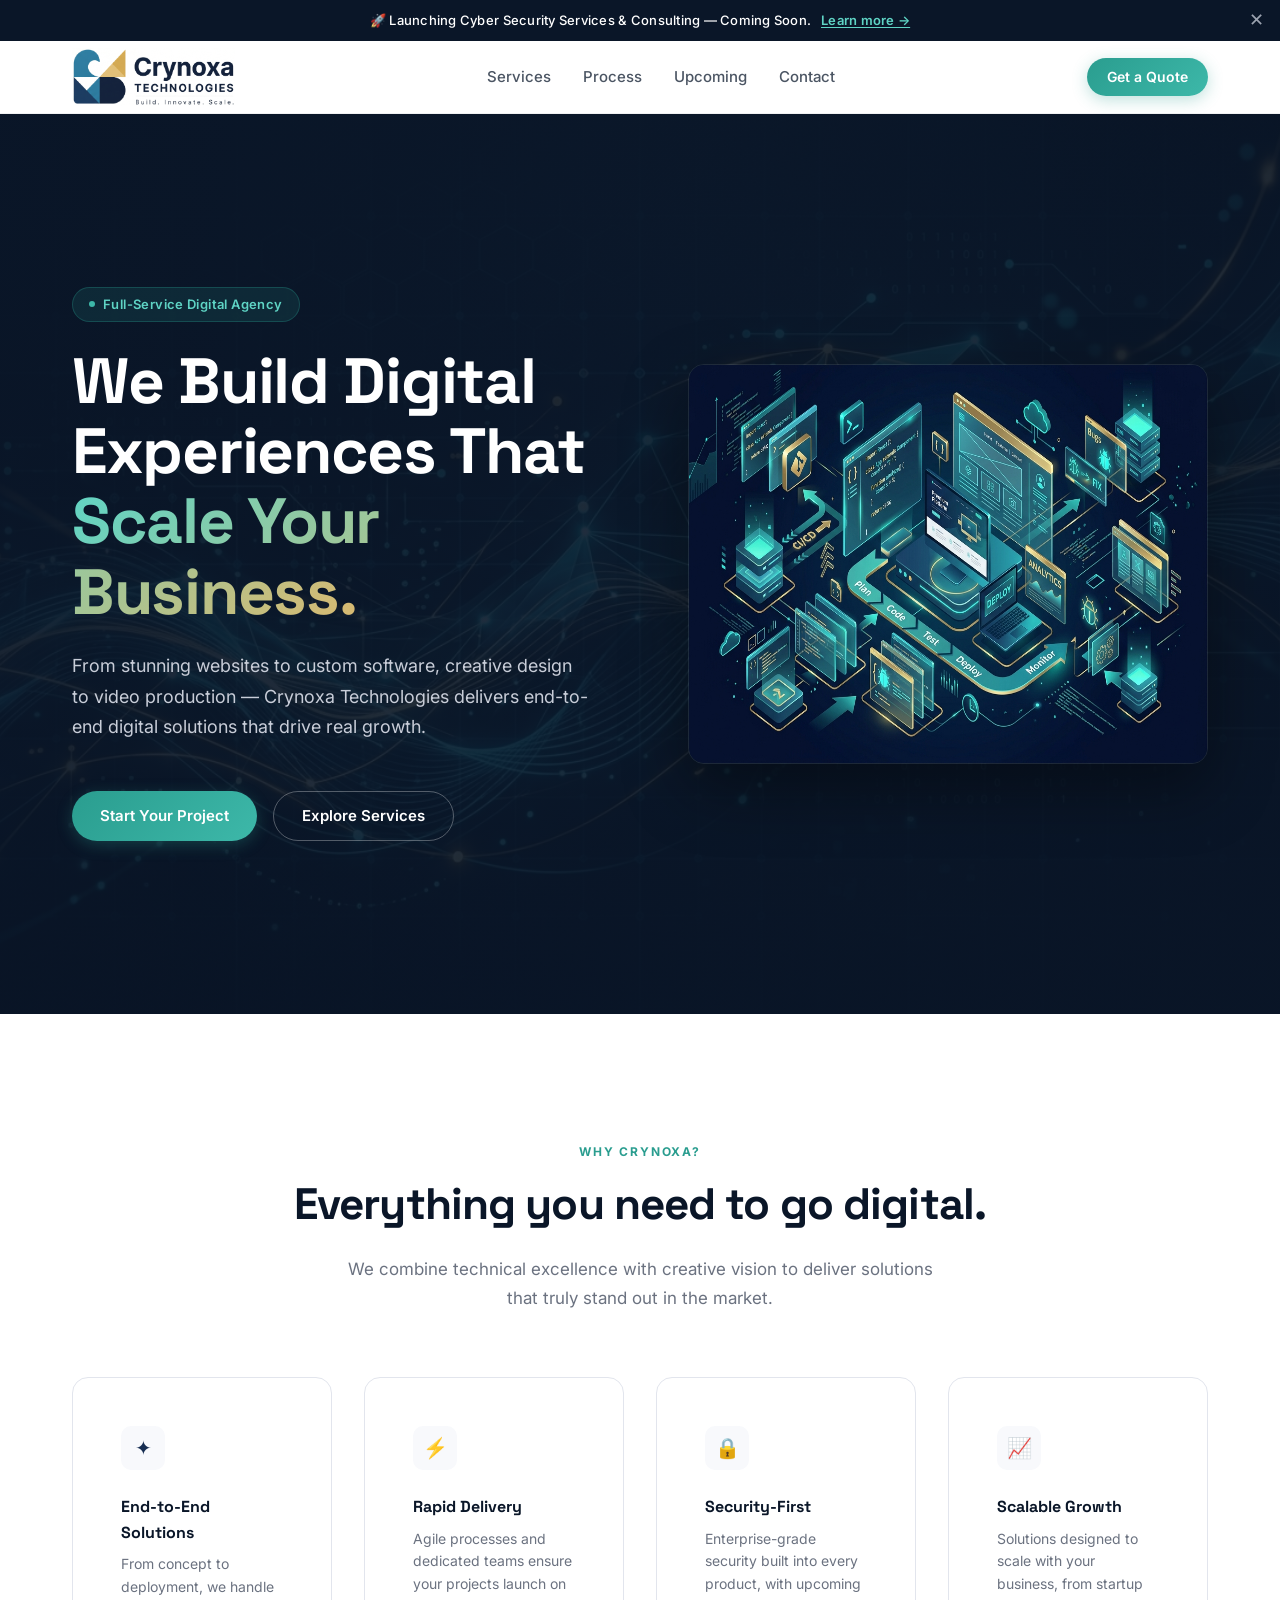
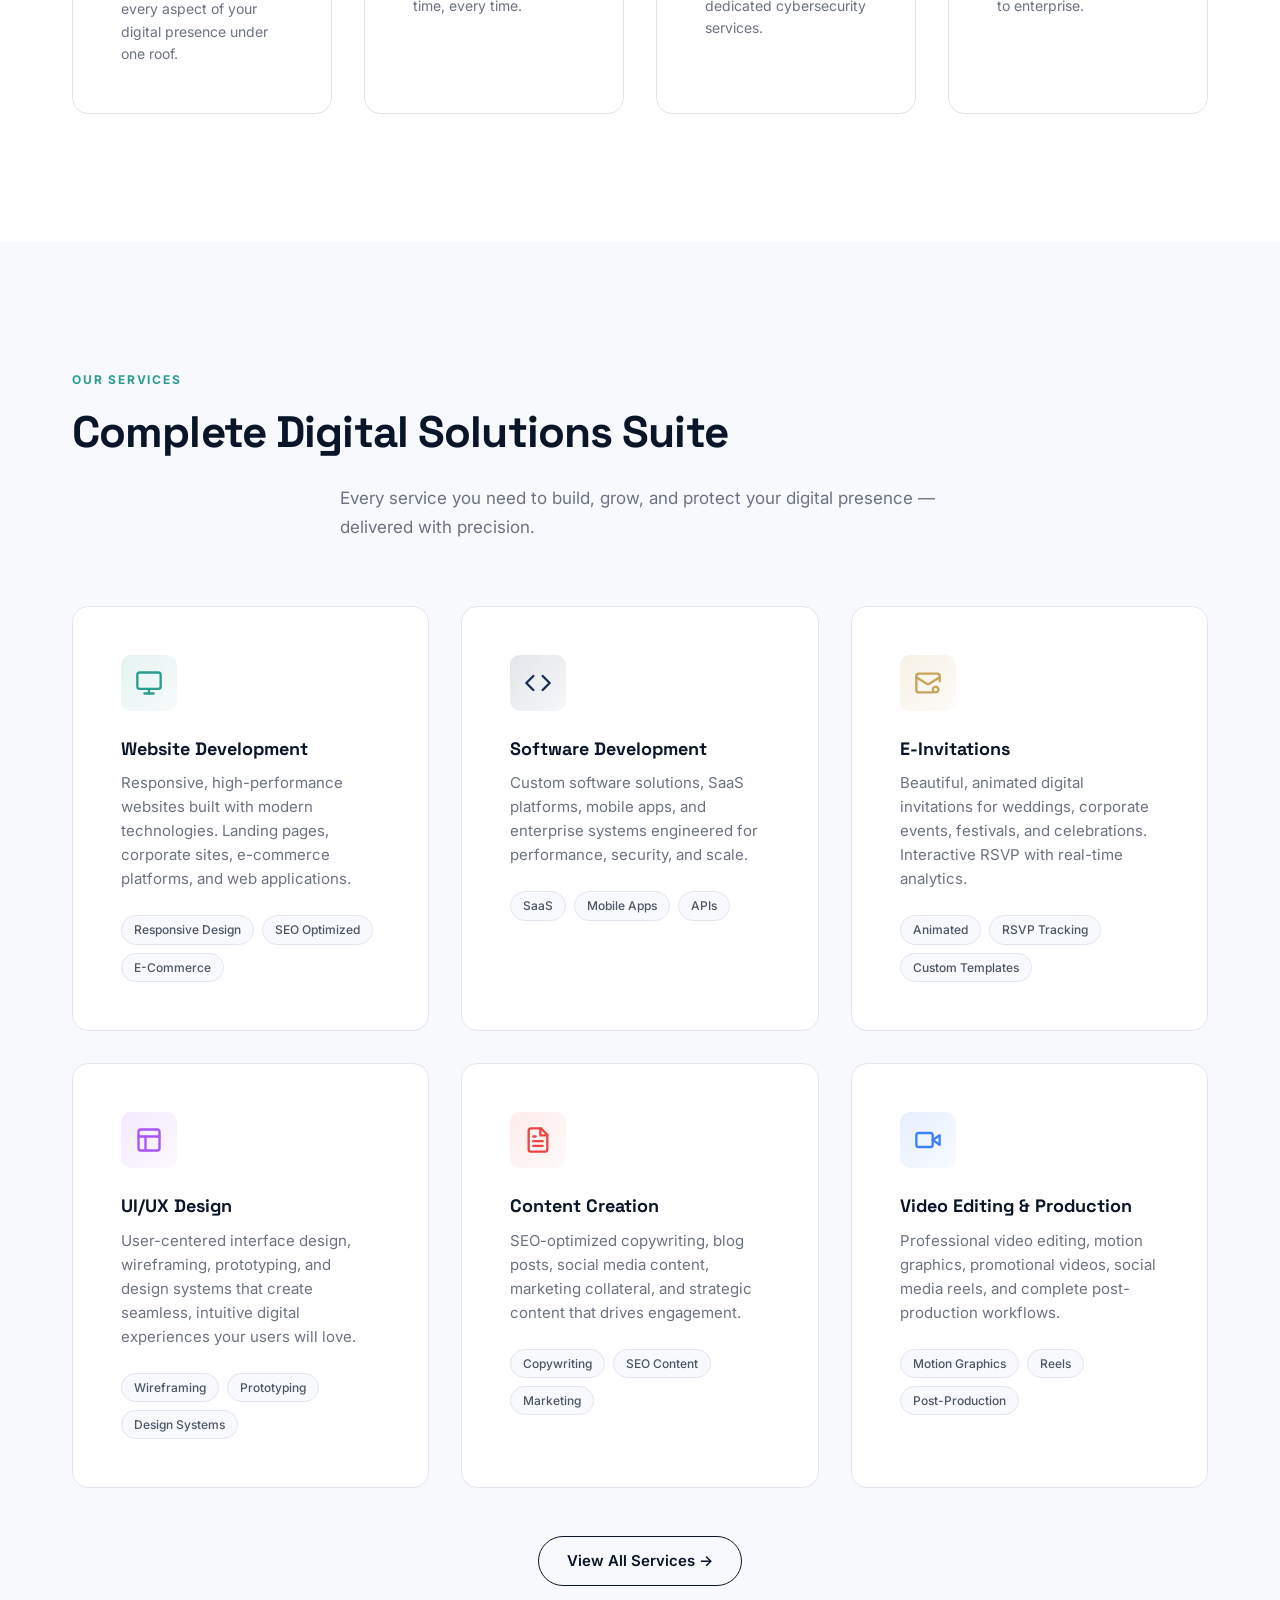
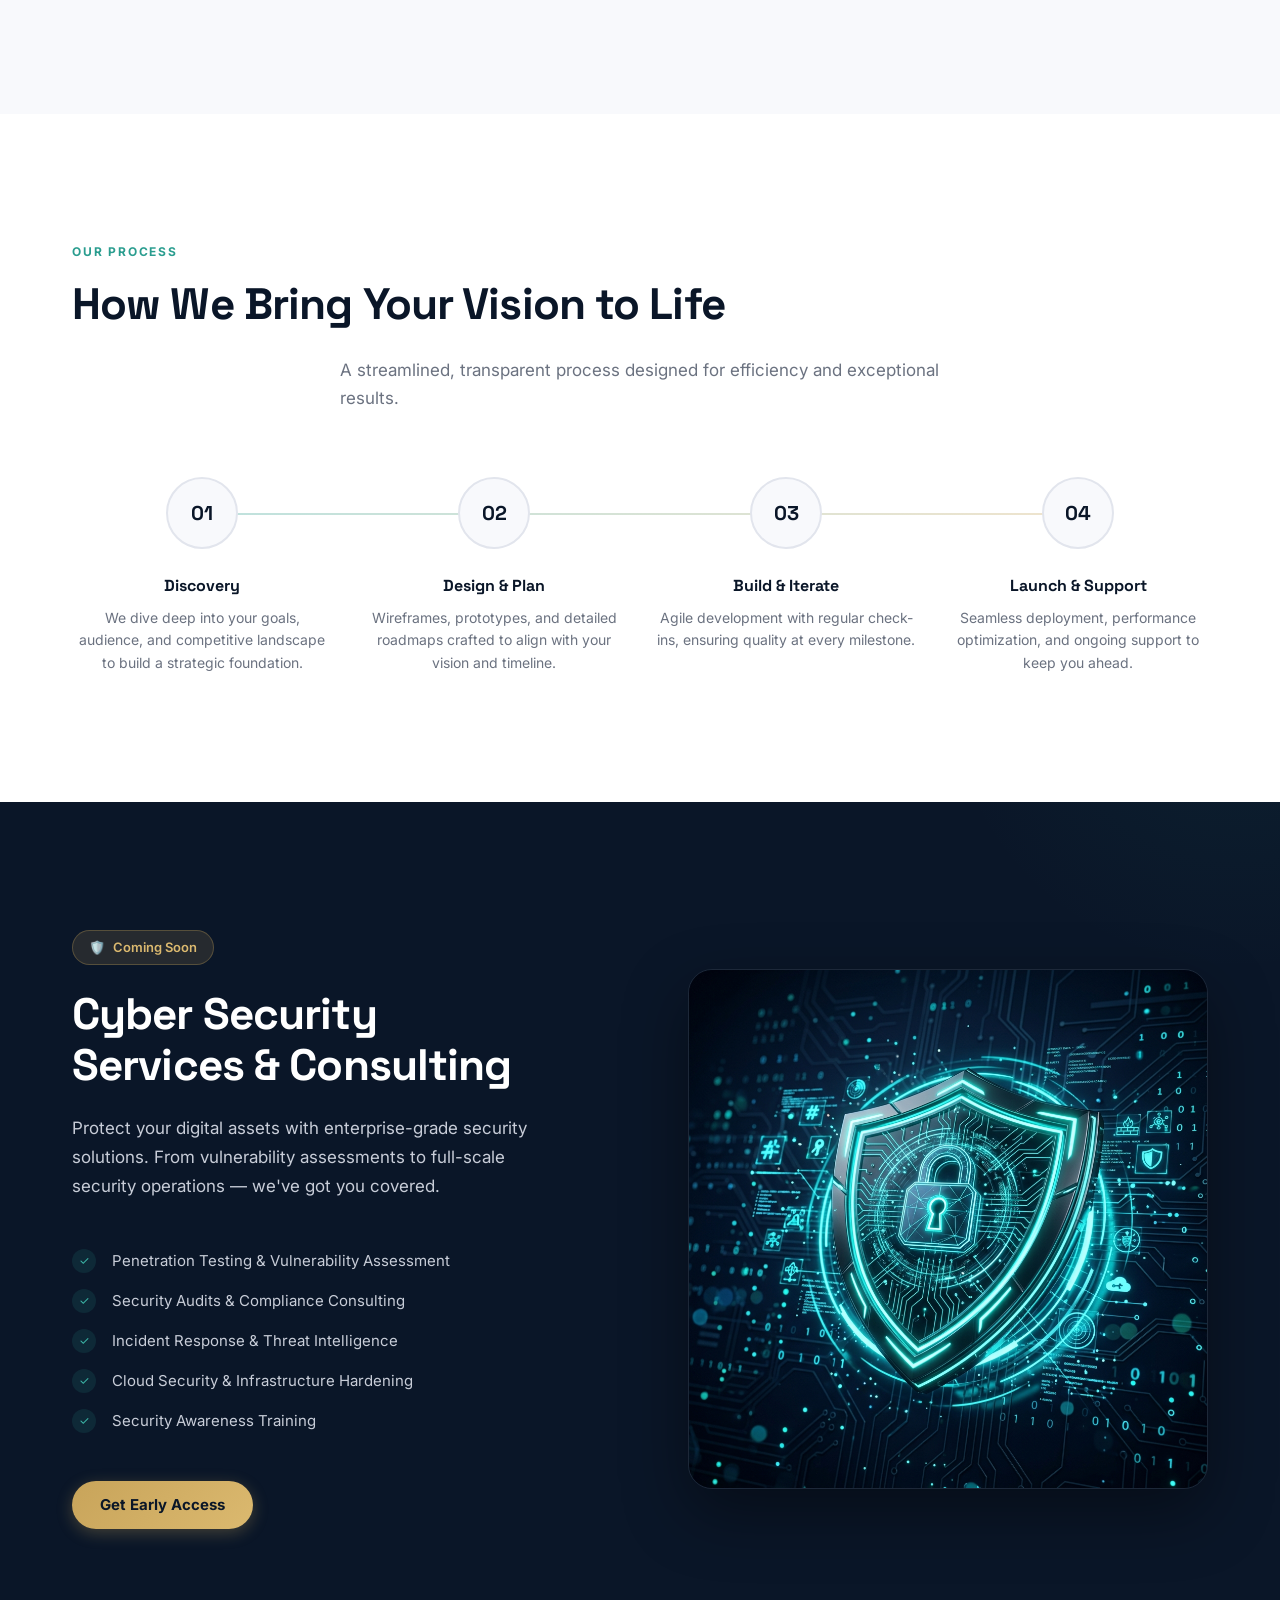
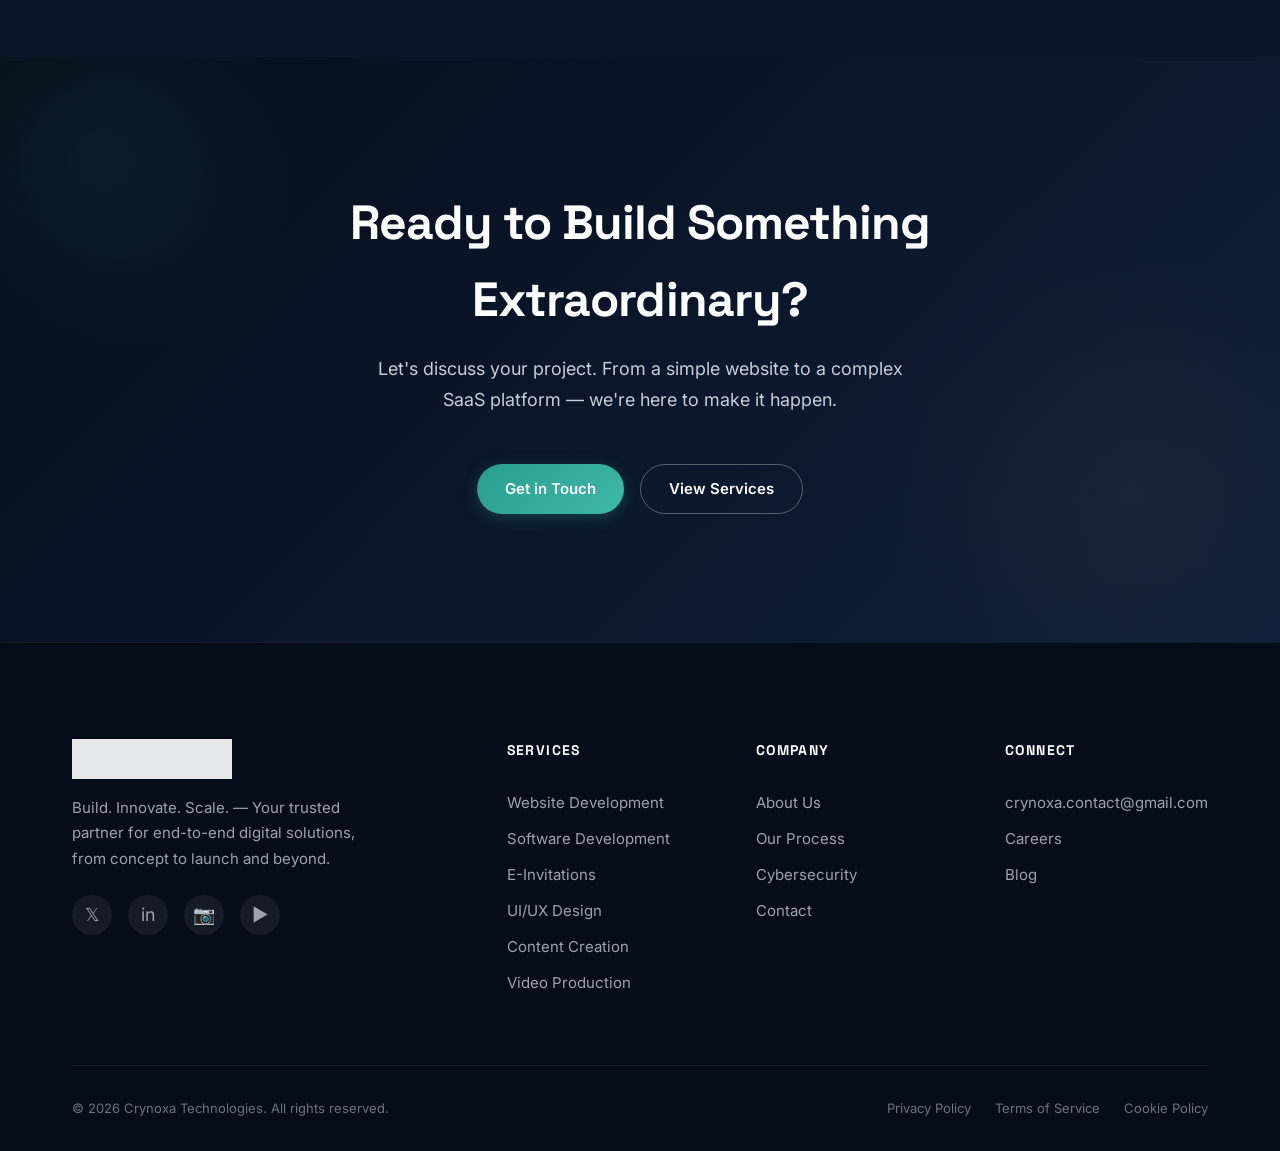
<file: index.html>
<!DOCTYPE html>
<html lang="en">
<head>
  <meta charset="UTF-8">
  <meta name="viewport" content="width=device-width, initial-scale=1.0">
  <title>Crynoxa Technologies — Build. Innovate. Scale.</title>
  <meta name="description" content="Crynoxa Technologies is a full-service digital agency building world-class websites, custom software, e-invitations, creative design, content creation, video production, and upcoming cybersecurity services.">
  <meta name="keywords" content="Crynoxa Technologies, web development, software development, e-invitations, design, content creation, video editing, cybersecurity, SaaS">
  <meta name="author" content="Crynoxa Technologies">
  <meta property="og:title" content="Crynoxa Technologies — Build. Innovate. Scale.">
  <meta property="og:description" content="Full-service digital agency delivering premium websites, custom software, creative design, and emerging cybersecurity solutions.">
  <meta property="og:type" content="website">
  <link rel="stylesheet" href="styles.css">
  <link rel="icon" type="image/png" href="logo.png">
</head>
<body>

  <!-- ====== ANNOUNCEMENT BAR ====== -->
  <div class="announcement-bar" id="announcement-bar">
    <span>🚀 Launching Cyber Security Services & Consulting — Coming Soon.</span>
    <a href="#upcoming">Learn more →</a>
    <button class="close-btn" aria-label="Close announcement" id="close-announcement">✕</button>
  </div>

  <!-- ====== NAVBAR ====== -->
  <nav class="navbar" id="navbar">
    <div class="container">
      <a href="#" class="navbar-logo" aria-label="Crynoxa Technologies Home">
        <img src="test_cropped_logo.png" alt="Crynoxa Technologies Logo" width="160" height="40">
      </a>

      <div class="navbar-nav" id="navbar-nav">
        <a href="services.html">Services</a>
        <a href="#how-it-works">Process</a>
        <a href="#upcoming">Upcoming</a>
        <a href="#contact">Contact</a>
      </div>

      <div class="navbar-actions" id="navbar-actions">
        <a href="#contact" class="btn btn-primary">Get a Quote</a>
      </div>

      <button class="mobile-toggle" id="mobile-toggle" aria-label="Toggle navigation menu">
        <span></span>
        <span></span>
        <span></span>
      </button>
    </div>
  </nav>

  <!-- ====== HERO ====== -->
  <section class="hero" id="hero">
    <div class="hero-bg">
      <img src="assets/images/hero-bg.jpg" alt="" aria-hidden="true" width="1792" height="1024" loading="eager" fetchpriority="high">
    </div>
    <div class="container">
      <div class="hero-content hero-content--centered">
        <div class="hero-badge">
          <span class="dot"></span>
          Full-Service Digital Agency
        </div>
        <h1>
          We Build Digital<br>
          Experiences That<br>
          <span class="gradient-text">Scale Your Business.</span>
        </h1>
        <p class="hero-description">
          From stunning websites to custom software, creative design to video production — Crynoxa Technologies delivers end-to-end digital solutions that drive real growth.
        </p>
        <div class="hero-cta">
          <a href="#contact" class="btn btn-primary">Start Your Project</a>
          <a href="#services" class="btn btn-secondary">Explore Services</a>
        </div>
      </div>

      <div class="hero-visual">
        <div class="hero-illustration">
          <img src="assets/images/services-collage.jpg" alt="Digital solutions by Crynoxa Technologies" width="600" height="400" loading="eager" style="border-radius: 16px; box-shadow: 0 24px 64px rgba(0,0,0,0.4); border: 1px solid rgba(255,255,255,0.08);">
        </div>
      </div>
    </div>
  </section>

  <!-- ====== FEATURE HIGHLIGHTS (Glean-style 4-column row) ====== -->
  <section class="features-row reveal" id="features">
    <div class="container">
      <p class="section-overline">Why Crynoxa?</p>
      <h2 class="section-title">Everything you need to go digital.</h2>
      <p class="section-subtitle">We combine technical excellence with creative vision to deliver solutions that truly stand out in the market.</p>

      <div class="features-grid">
        <div class="feature-card">
          <div class="feature-icon">✦</div>
          <h3 class="feature-title">End-to-End Solutions</h3>
          <p class="feature-desc">From concept to deployment, we handle every aspect of your digital presence under one roof.</p>
        </div>
        <div class="feature-card">
          <div class="feature-icon">⚡</div>
          <h3 class="feature-title">Rapid Delivery</h3>
          <p class="feature-desc">Agile processes and dedicated teams ensure your projects launch on time, every time.</p>
        </div>
        <div class="feature-card">
          <div class="feature-icon">🔒</div>
          <h3 class="feature-title">Security-First</h3>
          <p class="feature-desc">Enterprise-grade security built into every product, with upcoming dedicated cybersecurity services.</p>
        </div>
        <div class="feature-card">
          <div class="feature-icon">📈</div>
          <h3 class="feature-title">Scalable Growth</h3>
          <p class="feature-desc">Solutions designed to scale with your business, from startup to enterprise.</p>
        </div>
      </div>
    </div>
  </section>

  <!-- ====== SERVICES SECTION ====== -->
  <section class="services-section reveal" id="services">
    <div class="container">
      <p class="section-overline">Our Services</p>
      <h2 class="section-title">Complete Digital Solutions Suite</h2>
      <p class="section-subtitle">Every service you need to build, grow, and protect your digital presence — delivered with precision.</p>

      <div class="services-grid">
        <!-- Web Development -->
        <div class="service-card">
          <div class="service-card-icon icon-web">
            <svg width="28" height="28" viewBox="0 0 24 24" fill="none" stroke="currentColor" stroke-width="2" stroke-linecap="round" stroke-linejoin="round"><rect x="2" y="3" width="20" height="14" rx="2"/><path d="M8 21h8"/><path d="M12 17v4"/></svg>
          </div>
          <h3>Website Development</h3>
          <p>Responsive, high-performance websites built with modern technologies. Landing pages, corporate sites, e-commerce platforms, and web applications.</p>
          <div class="service-card-tags">
            <span class="service-tag">Responsive Design</span>
            <span class="service-tag">SEO Optimized</span>
            <span class="service-tag">E-Commerce</span>
          </div>
        </div>

        <!-- Software Development -->
        <div class="service-card">
          <div class="service-card-icon icon-software">
            <svg width="28" height="28" viewBox="0 0 24 24" fill="none" stroke="currentColor" stroke-width="2" stroke-linecap="round" stroke-linejoin="round"><polyline points="16 18 22 12 16 6"/><polyline points="8 6 2 12 8 18"/></svg>
          </div>
          <h3>Software Development</h3>
          <p>Custom software solutions, SaaS platforms, mobile apps, and enterprise systems engineered for performance, security, and scale.</p>
          <div class="service-card-tags">
            <span class="service-tag">SaaS</span>
            <span class="service-tag">Mobile Apps</span>
            <span class="service-tag">APIs</span>
          </div>
        </div>

        <!-- E-Invitations -->
        <div class="service-card">
          <div class="service-card-icon icon-invite">
            <svg width="28" height="28" viewBox="0 0 24 24" fill="none" stroke="currentColor" stroke-width="2" stroke-linecap="round" stroke-linejoin="round"><path d="M22 10.5V6a2 2 0 0 0-2-2H4a2 2 0 0 0-2 2v12c0 1.1.9 2 2 2h12.5"/><path d="m22 7-8.97 5.7a1.94 1.94 0 0 1-2.06 0L2 7"/><path d="M18 15.28c.35-.09.74-.09 1.1 0 .38.09.8.33 1.12.65.33.33.57.74.65 1.12.1.36.1.75 0 1.1-.09.38-.32.8-.65 1.12a2.4 2.4 0 0 1-1.12.65c-.36.1-.75.1-1.1 0a2.4 2.4 0 0 1-1.12-.65 2.4 2.4 0 0 1-.65-1.12c-.1-.35-.1-.74 0-1.1.09-.38.32-.8.65-1.12.33-.32.74-.56 1.12-.65Z"/></svg>
          </div>
          <h3>E-Invitations</h3>
          <p>Beautiful, animated digital invitations for weddings, corporate events, festivals, and celebrations. Interactive RSVP with real-time analytics.</p>
          <div class="service-card-tags">
            <span class="service-tag">Animated</span>
            <span class="service-tag">RSVP Tracking</span>
            <span class="service-tag">Custom Templates</span>
          </div>
        </div>

        <!-- UI/UX Design -->
        <div class="service-card">
          <div class="service-card-icon icon-design">
            <svg width="28" height="28" viewBox="0 0 24 24" fill="none" stroke="currentColor" stroke-width="2" stroke-linecap="round" stroke-linejoin="round"><rect x="3" y="3" width="18" height="18" rx="2"/><path d="M3 9h18"/><path d="M9 21V9"/></svg>
          </div>
          <h3>UI/UX Design</h3>
          <p>User-centered interface design, wireframing, prototyping, and design systems that create seamless, intuitive digital experiences your users will love.</p>
          <div class="service-card-tags">
            <span class="service-tag">Wireframing</span>
            <span class="service-tag">Prototyping</span>
            <span class="service-tag">Design Systems</span>
          </div>
        </div>

        <!-- Content Creation -->
        <div class="service-card">
          <div class="service-card-icon icon-content">
            <svg width="28" height="28" viewBox="0 0 24 24" fill="none" stroke="currentColor" stroke-width="2" stroke-linecap="round" stroke-linejoin="round"><path d="M14.5 2H6a2 2 0 0 0-2 2v16a2 2 0 0 0 2 2h12a2 2 0 0 0 2-2V7.5L14.5 2z"/><polyline points="14 2 14 8 20 8"/><line x1="16" y1="13" x2="8" y2="13"/><line x1="16" y1="17" x2="8" y2="17"/><line x1="10" y1="9" x2="8" y2="9"/></svg>
          </div>
          <h3>Content Creation</h3>
          <p>SEO-optimized copywriting, blog posts, social media content, marketing collateral, and strategic content that drives engagement.</p>
          <div class="service-card-tags">
            <span class="service-tag">Copywriting</span>
            <span class="service-tag">SEO Content</span>
            <span class="service-tag">Marketing</span>
          </div>
        </div>

        <!-- Video Editing -->
        <div class="service-card">
          <div class="service-card-icon icon-video">
            <svg width="28" height="28" viewBox="0 0 24 24" fill="none" stroke="currentColor" stroke-width="2" stroke-linecap="round" stroke-linejoin="round"><path d="m22 8-6 4 6 4V8Z"/><rect x="2" y="6" width="14" height="12" rx="2"/></svg>
          </div>
          <h3>Video Editing & Production</h3>
          <p>Professional video editing, motion graphics, promotional videos, social media reels, and complete post-production workflows.</p>
          <div class="service-card-tags">
            <span class="service-tag">Motion Graphics</span>
            <span class="service-tag">Reels</span>
            <span class="service-tag">Post-Production</span>
          </div>
        </div>
      </div>
      <div style="text-align:center; margin-top: 3rem;">
        <a href="services.html" class="btn btn-outline-dark">View All Services &rarr;</a>
      </div>
    </div>
  </section>

  <!-- ====== HOW IT WORKS ====== -->
  <section class="process-section reveal" id="how-it-works">
    <div class="container">
      <p class="section-overline">Our Process</p>
      <h2 class="section-title">How We Bring Your Vision to Life</h2>
      <p class="section-subtitle">A streamlined, transparent process designed for efficiency and exceptional results.</p>

      <div class="process-steps">
        <div class="process-step">
          <div class="step-number">01</div>
          <h3>Discovery</h3>
          <p>We dive deep into your goals, audience, and competitive landscape to build a strategic foundation.</p>
        </div>
        <div class="process-step">
          <div class="step-number">02</div>
          <h3>Design & Plan</h3>
          <p>Wireframes, prototypes, and detailed roadmaps crafted to align with your vision and timeline.</p>
        </div>
        <div class="process-step">
          <div class="step-number">03</div>
          <h3>Build & Iterate</h3>
          <p>Agile development with regular check-ins, ensuring quality at every milestone.</p>
        </div>
        <div class="process-step">
          <div class="step-number">04</div>
          <h3>Launch & Support</h3>
          <p>Seamless deployment, performance optimization, and ongoing support to keep you ahead.</p>
        </div>
      </div>
    </div>
  </section>



  <!-- ====== UPCOMING — CYBERSECURITY ====== -->
  <section class="upcoming-section reveal" id="upcoming">
    <div class="container">
      <div class="upcoming-grid">
        <div class="upcoming-content">
          <div class="upcoming-badge">
            <span>🛡️</span>
            Coming Soon
          </div>
          <h2>Cyber Security<br>Services & Consulting</h2>
          <p>Protect your digital assets with enterprise-grade security solutions. From vulnerability assessments to full-scale security operations — we've got you covered.</p>

          <div class="upcoming-features">
            <div class="upcoming-feature-item">
              <span class="check-icon">✓</span>
              Penetration Testing & Vulnerability Assessment
            </div>
            <div class="upcoming-feature-item">
              <span class="check-icon">✓</span>
              Security Audits & Compliance Consulting
            </div>
            <div class="upcoming-feature-item">
              <span class="check-icon">✓</span>
              Incident Response & Threat Intelligence
            </div>
            <div class="upcoming-feature-item">
              <span class="check-icon">✓</span>
              Cloud Security & Infrastructure Hardening
            </div>
            <div class="upcoming-feature-item">
              <span class="check-icon">✓</span>
              Security Awareness Training
            </div>
          </div>

          <a href="#contact" class="btn btn-gold">Get Early Access</a>
        </div>

        <div class="upcoming-image">
          <img src="assets/images/cyber-security.jpg" alt="Cybersecurity Services by Crynoxa Technologies" width="600" height="600" loading="lazy">
        </div>
      </div>
    </div>
  </section>



  <!-- ====== CTA / CONTACT ====== -->
  <section class="cta-section" id="contact">
    <div class="container">
      <h2>Ready to Build Something<br>Extraordinary?</h2>
      <p>Let's discuss your project. From a simple website to a complex SaaS platform — we're here to make it happen.</p>
      <div class="cta-buttons">
        <a href="mailto:crynoxa.contact@gmail.com" class="btn btn-primary">Get in Touch</a>
        <a href="#services" class="btn btn-secondary">View Services</a>
      </div>
    </div>
  </section>

  <!-- ====== FOOTER ====== -->
  <footer class="footer">
    <div class="container">
      <div class="footer-grid">
        <div class="footer-brand">
          <img src="logo.png" alt="Crynoxa Technologies" width="160" height="40" style="filter: brightness(0) invert(1); opacity: 0.9;">
          <p>Build. Innovate. Scale. — Your trusted partner for end-to-end digital solutions, from concept to launch and beyond.</p>
          <div class="footer-socials">
            <a href="#" class="footer-social-link" aria-label="Twitter / X">𝕏</a>
            <a href="#" class="footer-social-link" aria-label="LinkedIn">in</a>
            <a href="#" class="footer-social-link" aria-label="Instagram">📷</a>
            <a href="#" class="footer-social-link" aria-label="YouTube">▶</a>
          </div>
        </div>

        <div class="footer-column">
          <h4>Services</h4>
          <a href="services.html#web-dev">Website Development</a>
          <a href="services.html#software">Software Development</a>
          <a href="services.html#einvitations">E-Invitations</a>
          <a href="services.html#uiux">UI/UX Design</a>
          <a href="services.html#content">Content Creation</a>
          <a href="services.html#video">Video Production</a>
        </div>

        <div class="footer-column">
          <h4>Company</h4>
          <a href="#hero">About Us</a>
          <a href="#how-it-works">Our Process</a>

          <a href="#upcoming">Cybersecurity</a>
          <a href="#contact">Contact</a>
        </div>

        <div class="footer-column">
          <h4>Connect</h4>
          <a href="mailto:crynoxa.contact@gmail.com">crynoxa.contact@gmail.com</a>
          <a href="#">Careers</a>
          <a href="#">Blog</a>
        </div>
      </div>

      <div class="footer-bottom">
        <p>&copy; 2026 Crynoxa Technologies. All rights reserved.</p>
        <div class="footer-bottom-links">
          <a href="#">Privacy Policy</a>
          <a href="#">Terms of Service</a>
          <a href="#">Cookie Policy</a>
        </div>
      </div>
    </div>
  </footer>

  <!-- ====== JavaScript ====== -->
  <script>
    // ---- Announcement Bar Close ----
    document.getElementById('close-announcement')?.addEventListener('click', () => {
      const bar = document.getElementById('announcement-bar');
      bar.style.transform = 'translateY(-100%)';
      bar.style.transition = 'transform 0.3s ease';
      setTimeout(() => bar.style.display = 'none', 300);
    });

    // ---- Navbar Scroll Effect ----
    const navbar = document.getElementById('navbar');
    window.addEventListener('scroll', () => {
      navbar.classList.toggle('scrolled', window.scrollY > 20);
    }, { passive: true });

    // ---- Mobile Toggle ----
    const mobileToggle = document.getElementById('mobile-toggle');
    const navbarNav = document.getElementById('navbar-nav');
    const navbarActions = document.getElementById('navbar-actions');

    mobileToggle?.addEventListener('click', () => {
      navbarNav.classList.toggle('active');
      navbarActions.classList.toggle('active');
    });

    // Close mobile menu on link click
    navbarNav?.querySelectorAll('a').forEach(link => {
      link.addEventListener('click', () => {
        navbarNav.classList.remove('active');
        navbarActions.classList.remove('active');
      });
    });

    // ---- Smooth Scroll for Anchor Links ----
    document.querySelectorAll('a[href^="#"]').forEach(anchor => {
      anchor.addEventListener('click', function(e) {
        const targetId = this.getAttribute('href');
        if (targetId === '#') return;
        e.preventDefault();
        const target = document.querySelector(targetId);
        if (target) {
          const offset = navbar.offsetHeight + 20;
          const targetPosition = target.getBoundingClientRect().top + window.scrollY - offset;
          window.scrollTo({ top: targetPosition, behavior: 'smooth' });
        }
      });
    });

    // ---- Counter Animation ----
    const counters = document.querySelectorAll('.counter');
    const animateCounter = (counter) => {
      const target = +counter.getAttribute('data-target');
      const duration = 2000;
      const startTime = performance.now();

      const update = (currentTime) => {
        const elapsed = currentTime - startTime;
        const progress = Math.min(elapsed / duration, 1);
        // Ease out quad
        const eased = 1 - (1 - progress) * (1 - progress);
        counter.textContent = Math.floor(eased * target);
        if (progress < 1) {
          requestAnimationFrame(update);
        } else {
          counter.textContent = target;
        }
      };

      requestAnimationFrame(update);
    };

    // ---- Scroll Reveal / Intersection Observer ----
    const observerOptions = {
      root: null,
      rootMargin: '0px 0px -80px 0px',
      threshold: 0.1
    };

    const revealObserver = new IntersectionObserver((entries) => {
      entries.forEach(entry => {
        if (entry.isIntersecting) {
          entry.target.classList.add('visible');

          // Trigger counters inside this section
          entry.target.querySelectorAll('.counter').forEach(counter => {
            if (!counter.dataset.animated) {
              counter.dataset.animated = 'true';
              animateCounter(counter);
            }
          });

          revealObserver.unobserve(entry.target);
        }
      });
    }, observerOptions);

    document.querySelectorAll('.reveal').forEach(el => {
      revealObserver.observe(el);
    });

    // Also observe the hero stats counters
    // ---- Staggered card animations ----
    const cardObserver = new IntersectionObserver((entries) => {
      entries.forEach(entry => {
        if (entry.isIntersecting) {
          const cards = entry.target.querySelectorAll('.service-card, .feature-card, .process-step');
          cards.forEach((card, i) => {
            card.style.opacity = '0';
            card.style.transform = 'translateY(30px)';
            card.style.transition = `all 0.5s ${i * 0.1}s cubic-bezier(0.4, 0, 0.2, 1)`;
            requestAnimationFrame(() => {
              card.style.opacity = '1';
              card.style.transform = 'translateY(0)';
            });
          });
          cardObserver.unobserve(entry.target);
        }
      });
    }, { threshold: 0.1 });

    document.querySelectorAll('.services-grid, .features-grid, .process-steps').forEach(grid => {
      cardObserver.observe(grid);
    });
  </script>
</body>
</html>
</file>
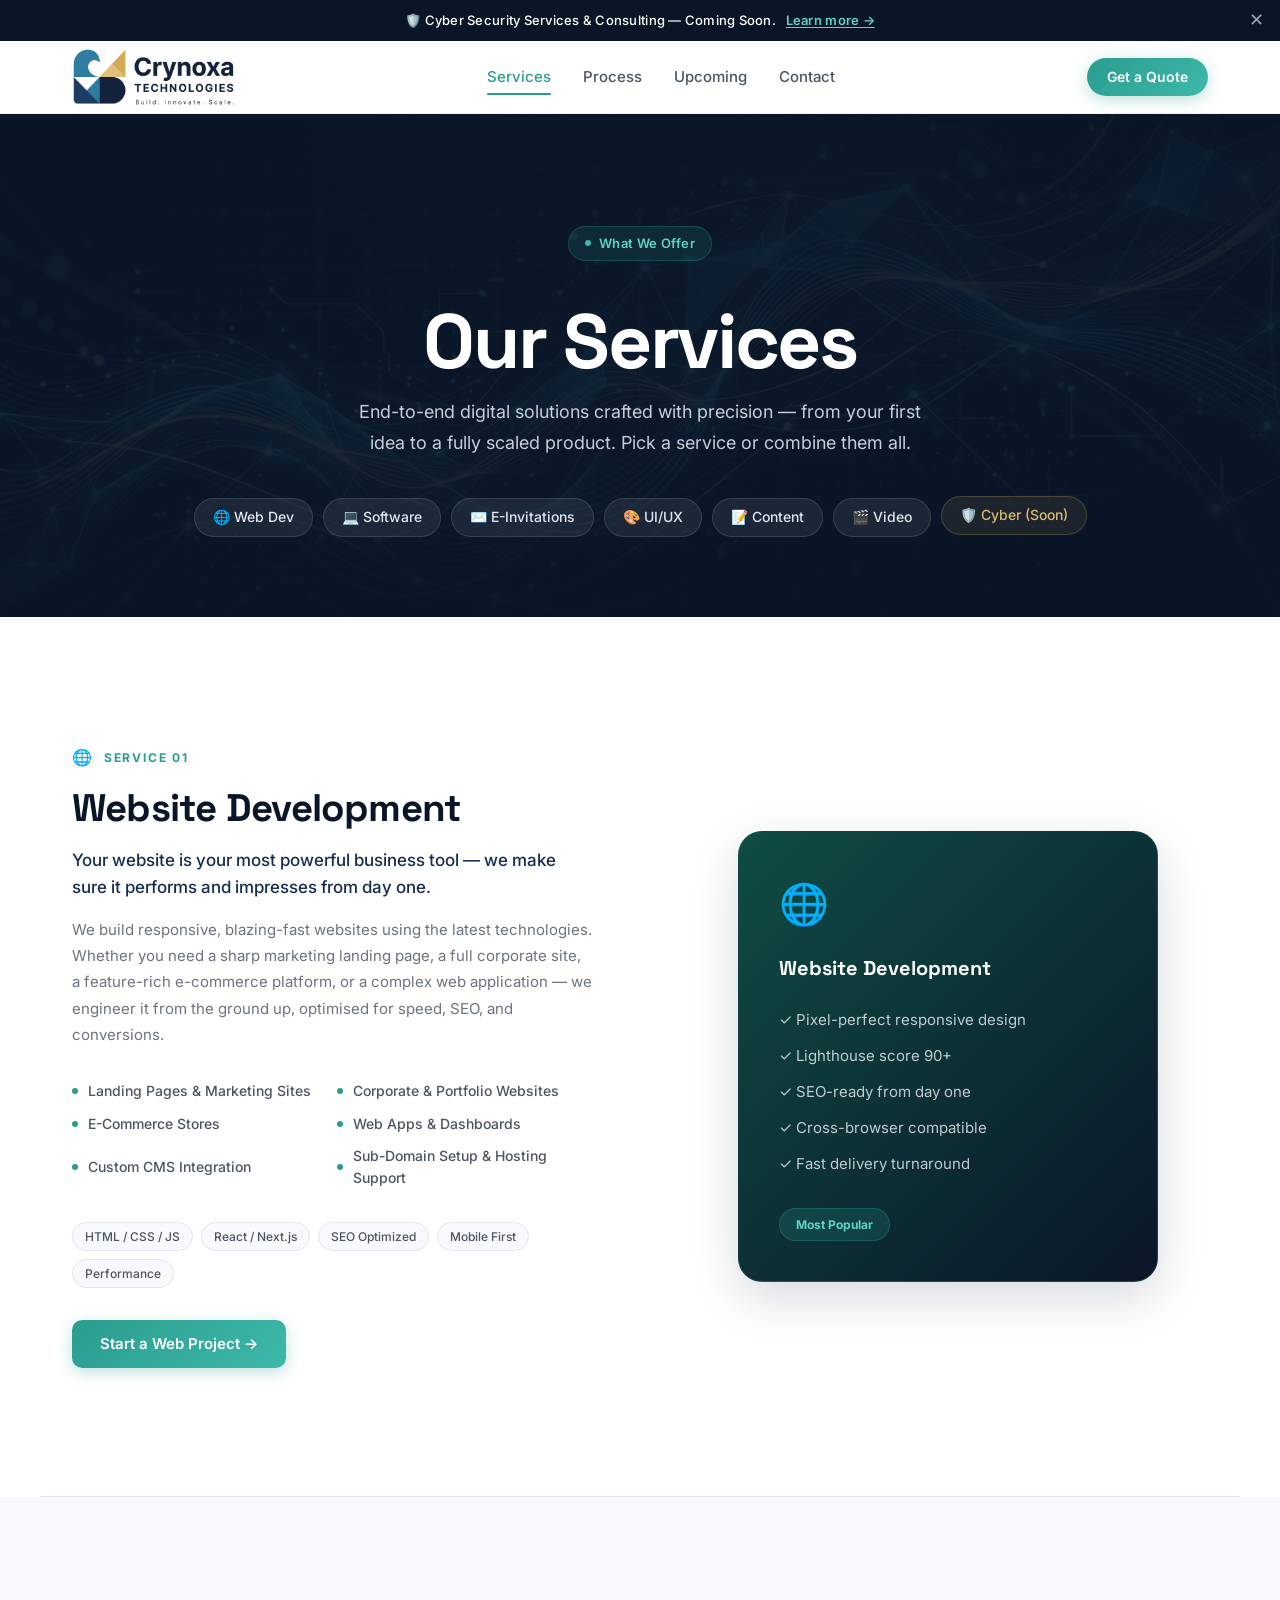
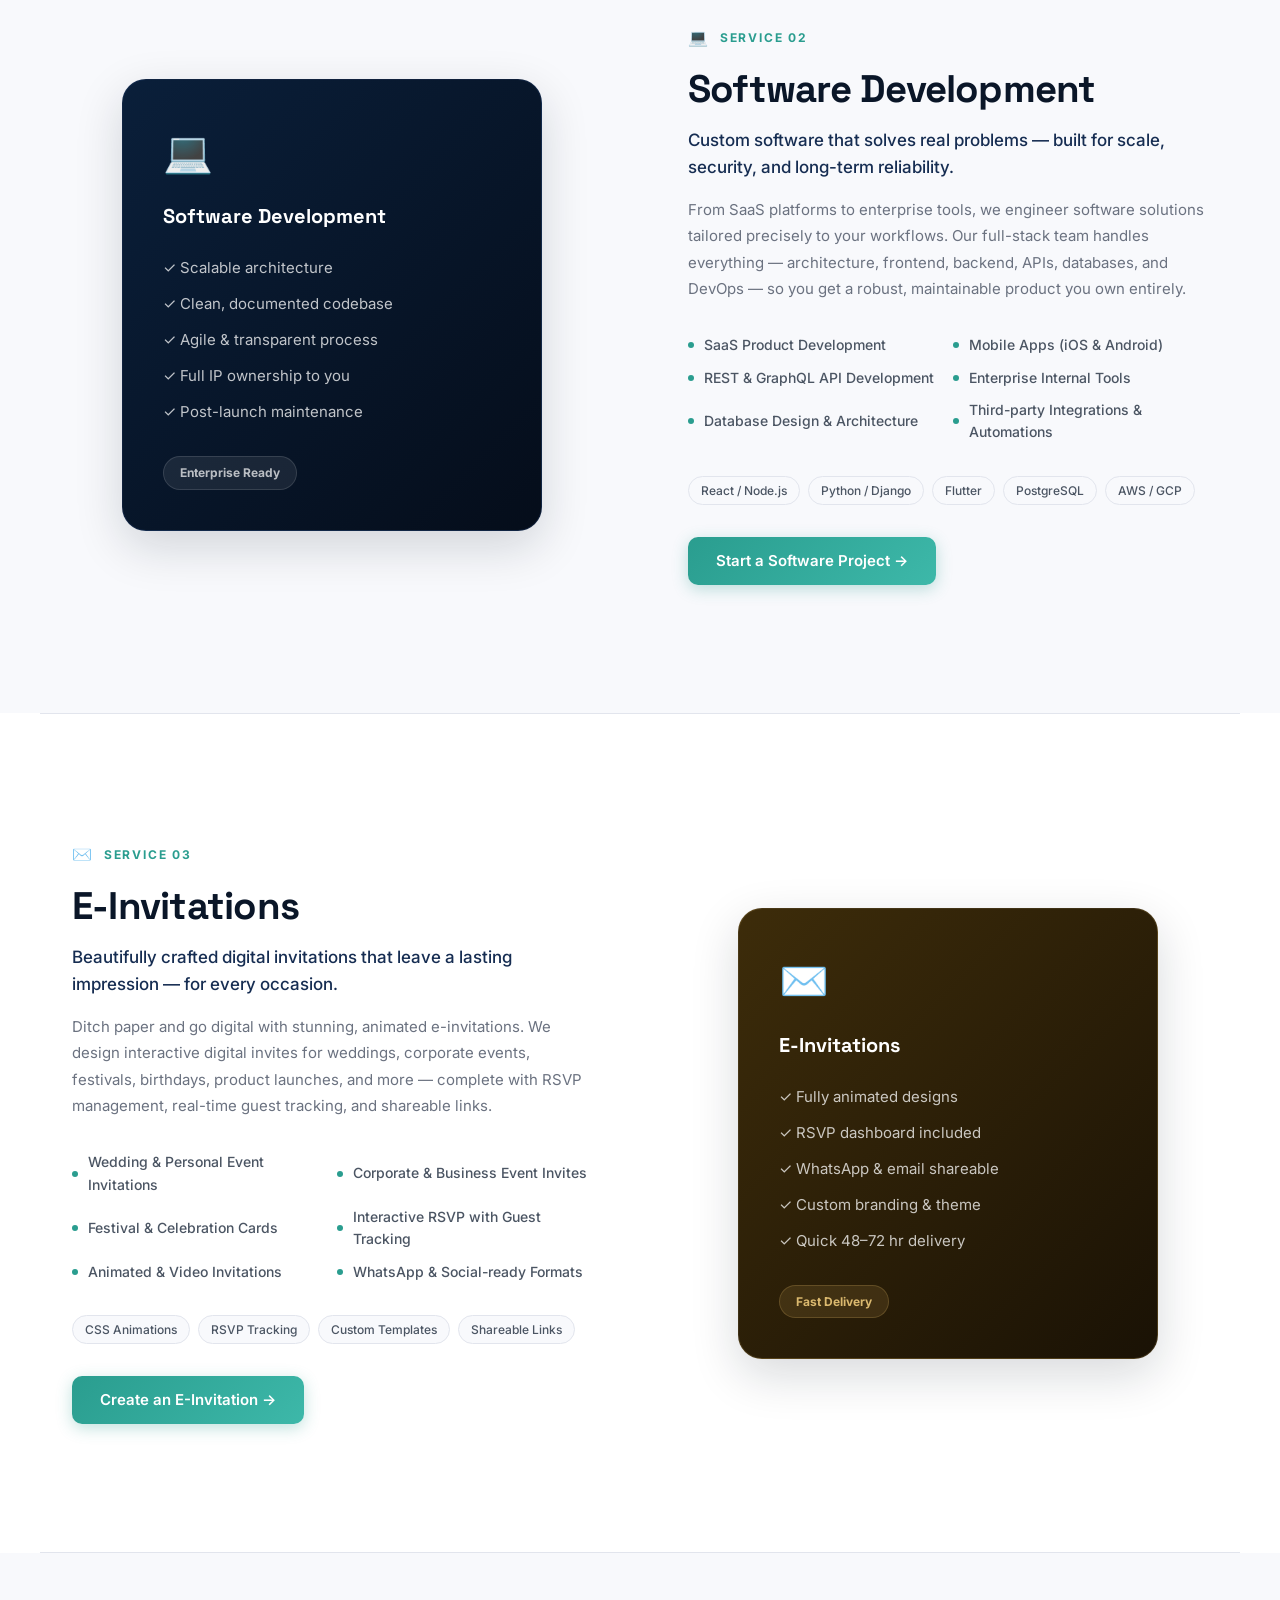
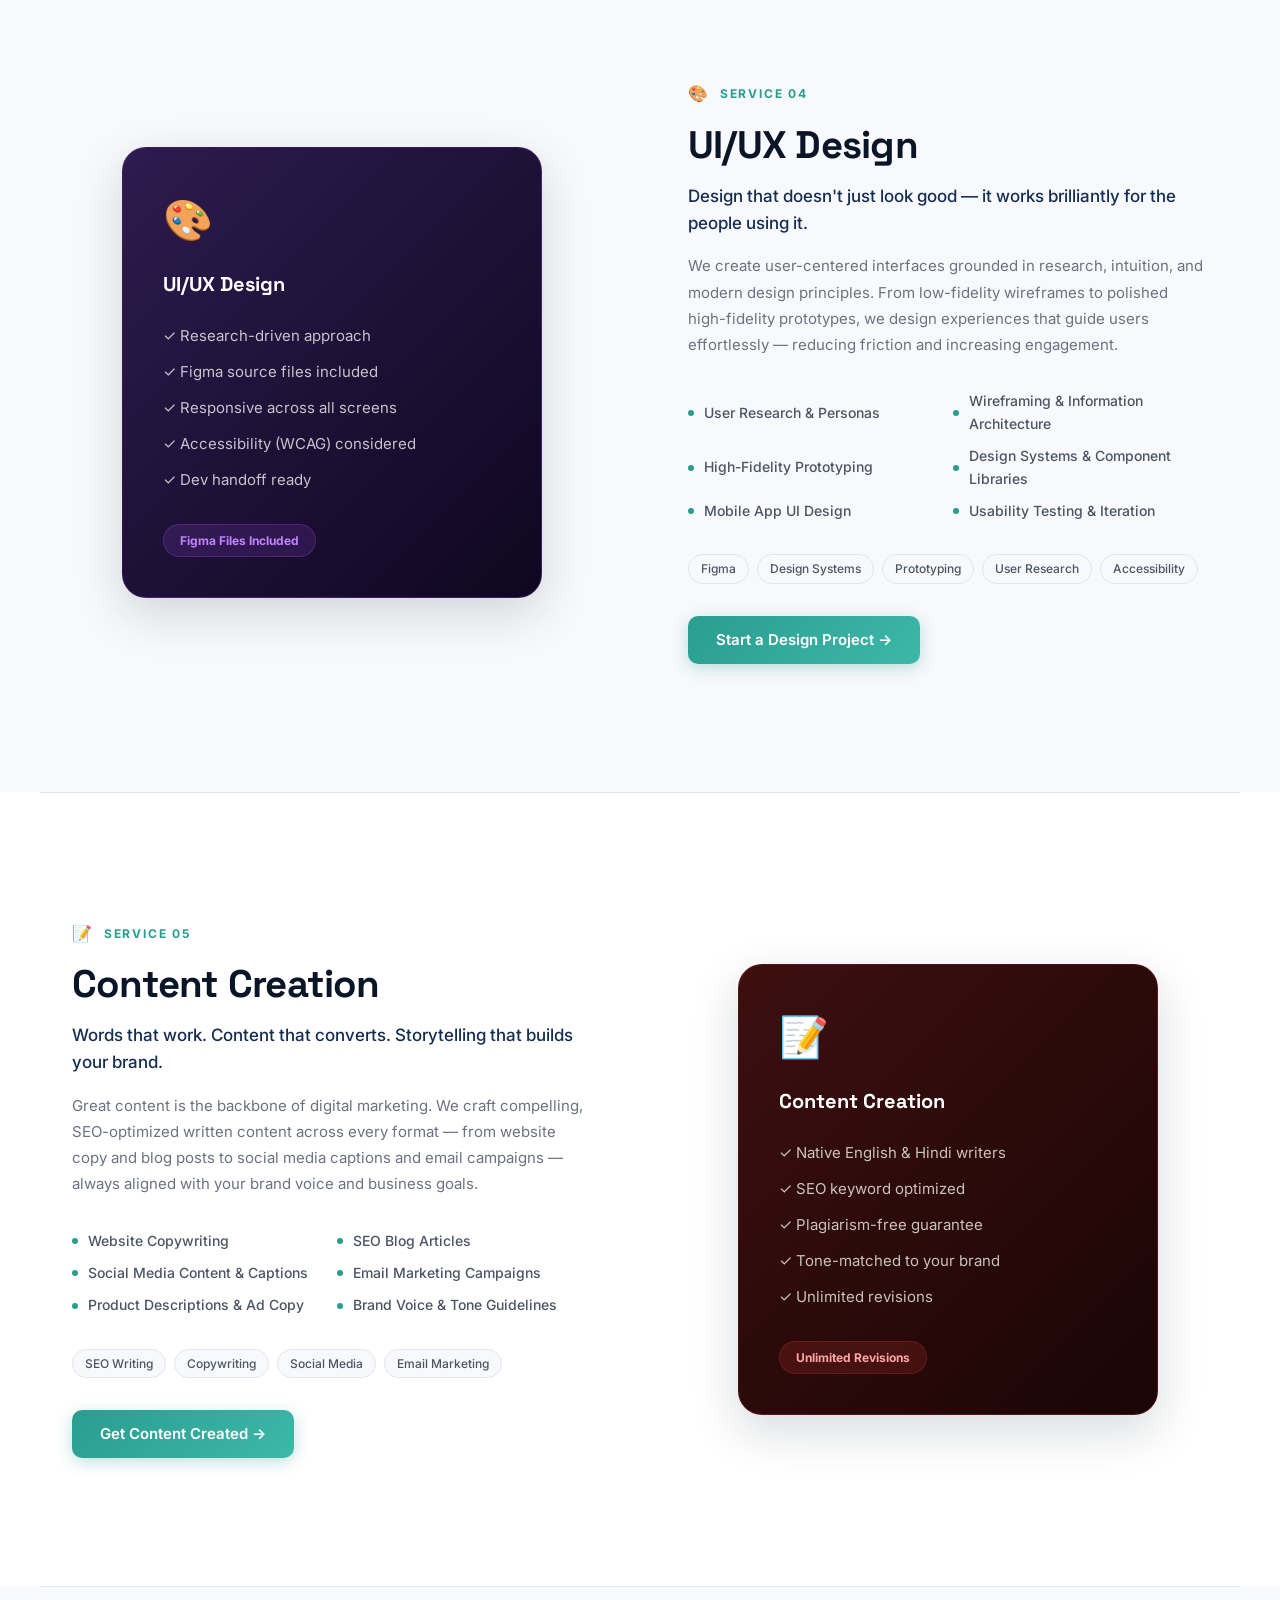
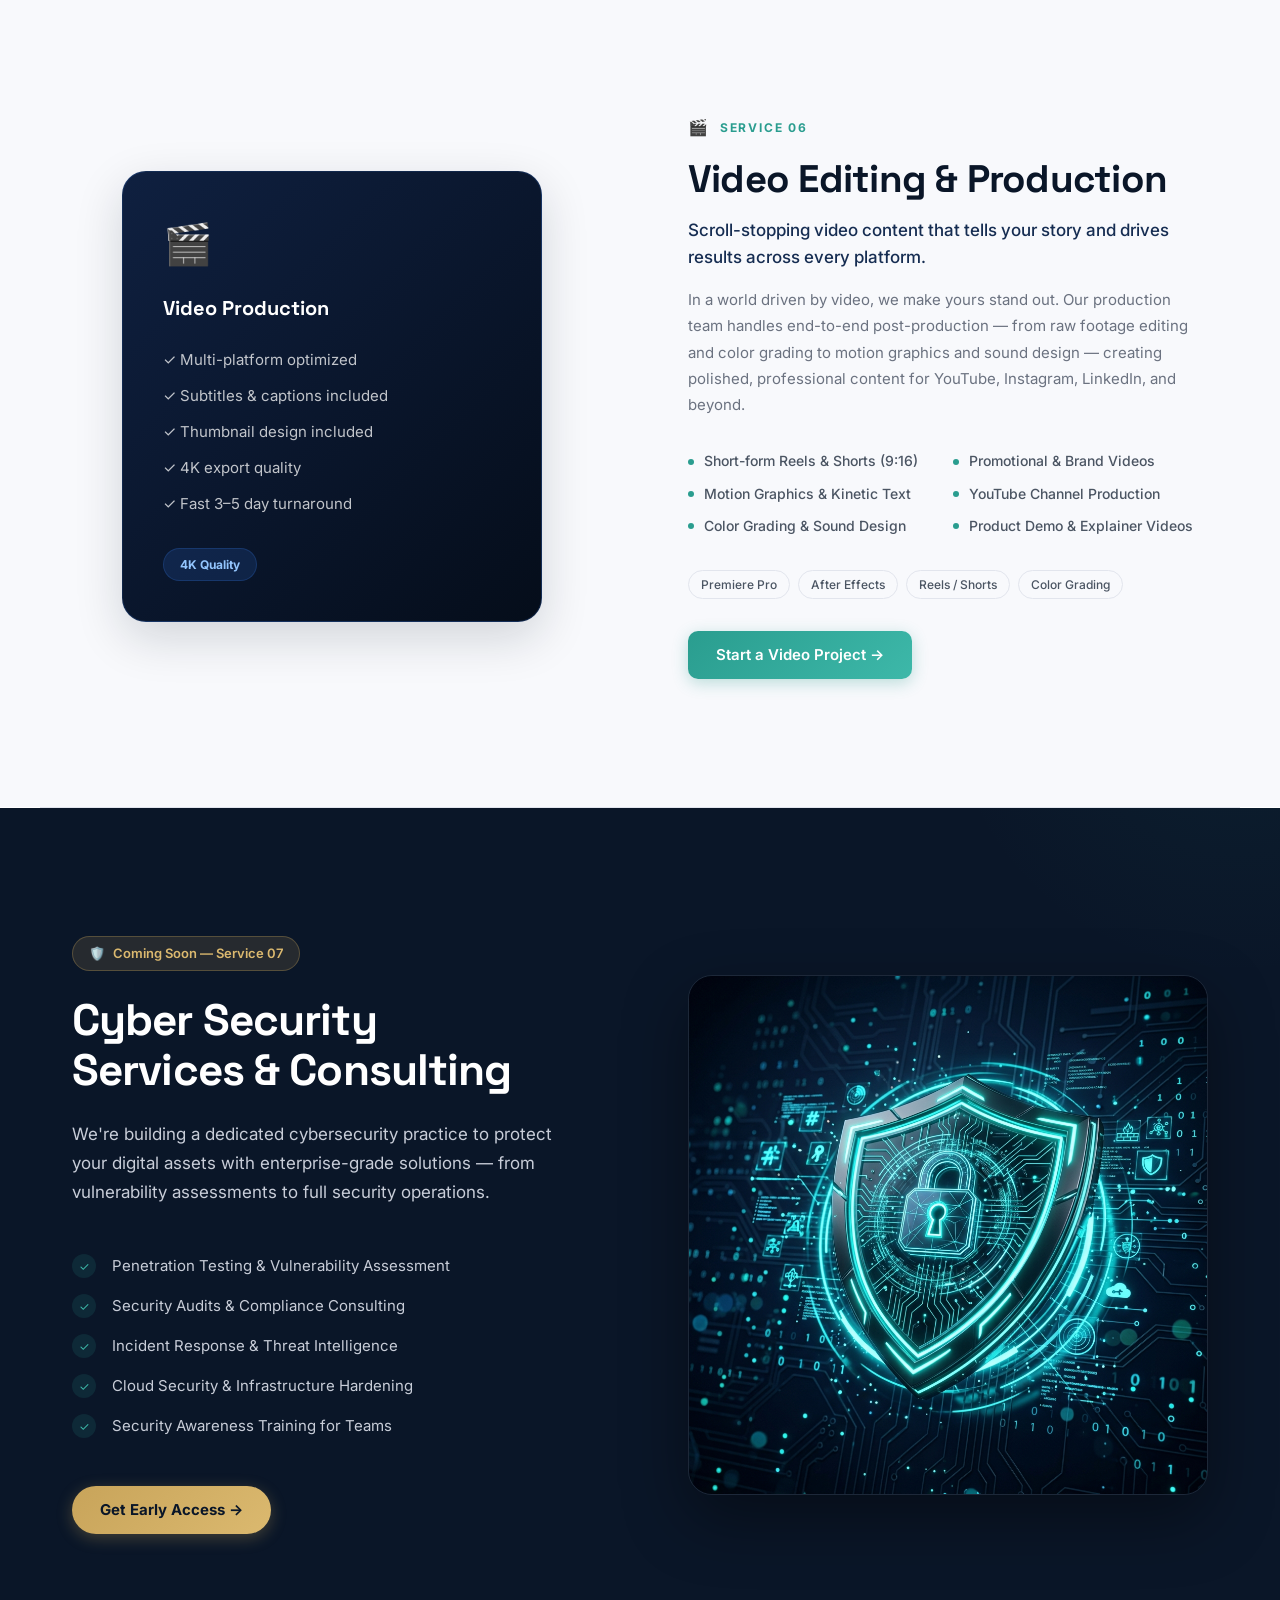
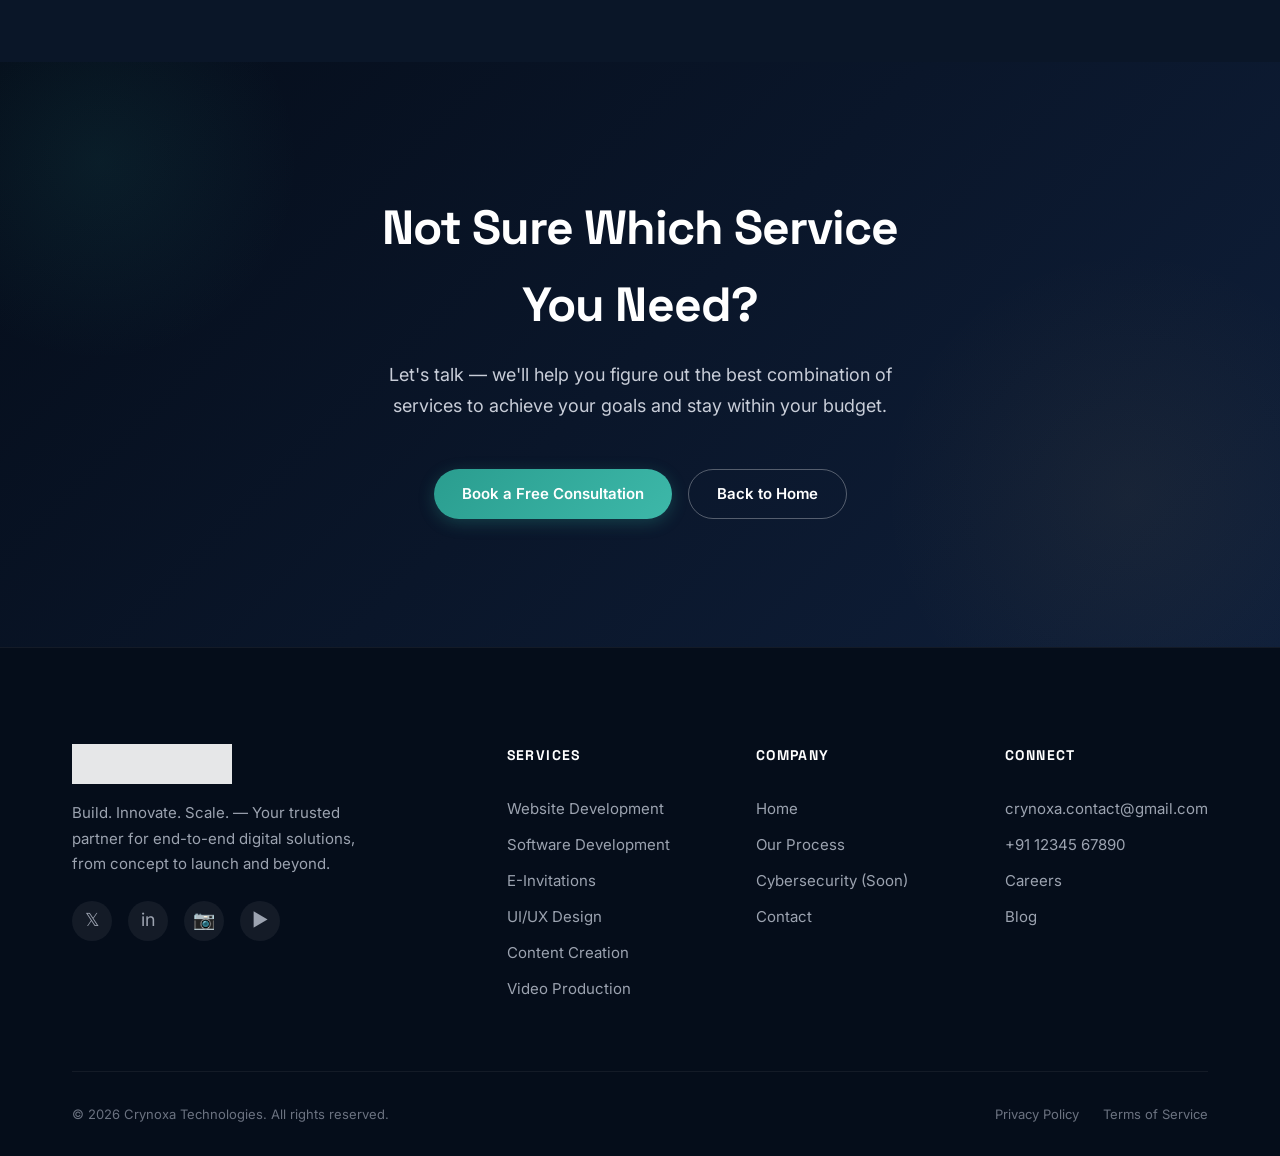
<file: services.html>
<!DOCTYPE html>
<html lang="en">
<head>
  <meta charset="UTF-8">
  <meta name="viewport" content="width=device-width, initial-scale=1.0">
  <title>Services — Crynoxa Technologies</title>
  <meta name="description" content="Explore Crynoxa Technologies' full suite of digital services — website development, custom software, e-invitations, UI/UX design, content creation, video editing, and upcoming cybersecurity consulting.">
  <meta name="keywords" content="Crynoxa Technologies services, web development, software development, e-invitations, UI UX design, content creation, video editing, cybersecurity">
  <meta name="author" content="Crynoxa Technologies">
  <meta property="og:title" content="Services — Crynoxa Technologies">
  <meta property="og:description" content="Full-service digital agency offering websites, software, design, content, video, and more.">
  <meta property="og:type" content="website">
  <link rel="stylesheet" href="styles.css">
  <link rel="stylesheet" href="services.css">
  <link rel="icon" type="image/png" href="logo.png">
</head>
<body>

  <!-- ====== ANNOUNCEMENT BAR ====== -->
  <div class="announcement-bar" id="announcement-bar">
    <span>🛡️ Cyber Security Services & Consulting — Coming Soon.</span>
    <a href="#cyber-security">Learn more →</a>
    <button class="close-btn" aria-label="Close announcement" id="close-announcement">✕</button>
  </div>

  <!-- ====== NAVBAR ====== -->
  <nav class="navbar" id="navbar">
    <div class="container">
      <a href="index.html" class="navbar-logo" aria-label="Crynoxa Technologies Home">
        <img src="test_cropped_logo.png" alt="Crynoxa Technologies Logo" width="160" height="40">
      </a>

      <div class="navbar-nav" id="navbar-nav">
        <a href="services.html" class="active-nav-link">Services</a>
        <a href="index.html#how-it-works">Process</a>
        <a href="index.html#upcoming">Upcoming</a>
        <a href="index.html#contact">Contact</a>
      </div>

      <div class="navbar-actions" id="navbar-actions">
        <a href="index.html#contact" class="btn btn-primary">Get a Quote</a>
      </div>

      <button class="mobile-toggle" id="mobile-toggle" aria-label="Toggle navigation menu">
        <span></span>
        <span></span>
        <span></span>
      </button>
    </div>
  </nav>

  <!-- ====== SERVICES HERO ====== -->
  <section class="svc-hero">
    <div class="svc-hero-bg">
      <img src="assets/images/services-hero-bg.jpg" alt="" aria-hidden="true" width="1792" height="1024" loading="eager" fetchpriority="high">
    </div>
    <div class="container svc-hero-inner">
      <div class="hero-badge">
        <span class="dot"></span>
        What We Offer
      </div>
      <h1>Our <span class="gradient-text">Services</span></h1>
      <p class="svc-hero-sub">End-to-end digital solutions crafted with precision — from your first idea to a fully scaled product. Pick a service or combine them all.</p>

      <!-- Quick jump nav pills -->
      <nav class="svc-pills" aria-label="Jump to service">
        <a href="#web-dev" class="svc-pill">🌐 Web Dev</a>
        <a href="#software" class="svc-pill">💻 Software</a>
        <a href="#einvitations" class="svc-pill">✉️ E-Invitations</a>
        <a href="#uiux" class="svc-pill">🎨 UI/UX</a>
        <a href="#content" class="svc-pill">📝 Content</a>
        <a href="#video" class="svc-pill">🎬 Video</a>
        <a href="#cyber-security" class="svc-pill svc-pill--gold">🛡️ Cyber (Soon)</a>
      </nav>
    </div>
  </section>

  <!-- ====== SERVICE 1 — WEBSITE DEVELOPMENT ====== -->
  <section class="svc-detail" id="web-dev">
    <div class="container svc-detail-grid">
      <div class="svc-detail-content reveal">
        <div class="svc-overline">
          <span class="svc-icon-inline icon-web">🌐</span>
          Service 01
        </div>
        <h2>Website Development</h2>
        <p class="svc-lead">Your website is your most powerful business tool — we make sure it performs and impresses from day one.</p>
        <p class="svc-body">We build responsive, blazing-fast websites using the latest technologies. Whether you need a sharp marketing landing page, a full corporate site, a feature-rich e-commerce platform, or a complex web application — we engineer it from the ground up, optimised for speed, SEO, and conversions.</p>

        <div class="svc-offerings">
          <div class="svc-offering-item">
            <span class="offering-dot"></span>
            Landing Pages & Marketing Sites
          </div>
          <div class="svc-offering-item">
            <span class="offering-dot"></span>
            Corporate & Portfolio Websites
          </div>
          <div class="svc-offering-item">
            <span class="offering-dot"></span>
            E-Commerce Stores
          </div>
          <div class="svc-offering-item">
            <span class="offering-dot"></span>
            Web Apps & Dashboards
          </div>
          <div class="svc-offering-item">
            <span class="offering-dot"></span>
            Custom CMS Integration
          </div>
          <div class="svc-offering-item">
            <span class="offering-dot"></span>
            Sub-Domain Setup & Hosting Support
          </div>
        </div>

        <div class="svc-tags">
          <span class="service-tag">HTML / CSS / JS</span>
          <span class="service-tag">React / Next.js</span>
          <span class="service-tag">SEO Optimized</span>
          <span class="service-tag">Mobile First</span>
          <span class="service-tag">Performance</span>
        </div>

        <a href="index.html#contact" class="btn btn-primary svc-cta-btn">Start a Web Project →</a>
      </div>

      <div class="svc-detail-visual reveal reveal--delay">
        <div class="svc-visual-card svc-visual-card--teal">
          <div class="svc-visual-icon">🌐</div>
          <h3>Website Development</h3>
          <ul class="svc-visual-list">
            <li>✓ Pixel-perfect responsive design</li>
            <li>✓ Lighthouse score 90+</li>
            <li>✓ SEO-ready from day one</li>
            <li>✓ Cross-browser compatible</li>
            <li>✓ Fast delivery turnaround</li>
          </ul>
          <div class="svc-visual-badge">Most Popular</div>
        </div>
      </div>
    </div>
  </section>

  <div class="svc-divider"></div>

  <!-- ====== SERVICE 2 — SOFTWARE DEVELOPMENT ====== -->
  <section class="svc-detail svc-detail--alt" id="software">
    <div class="container svc-detail-grid svc-detail-grid--reverse">
      <div class="svc-detail-content reveal">
        <div class="svc-overline">
          <span class="svc-icon-inline icon-software">💻</span>
          Service 02
        </div>
        <h2>Software Development</h2>
        <p class="svc-lead">Custom software that solves real problems — built for scale, security, and long-term reliability.</p>
        <p class="svc-body">From SaaS platforms to enterprise tools, we engineer software solutions tailored precisely to your workflows. Our full-stack team handles everything — architecture, frontend, backend, APIs, databases, and DevOps — so you get a robust, maintainable product you own entirely.</p>

        <div class="svc-offerings">
          <div class="svc-offering-item">
            <span class="offering-dot"></span>
            SaaS Product Development
          </div>
          <div class="svc-offering-item">
            <span class="offering-dot"></span>
            Mobile Apps (iOS & Android)
          </div>
          <div class="svc-offering-item">
            <span class="offering-dot"></span>
            REST & GraphQL API Development
          </div>
          <div class="svc-offering-item">
            <span class="offering-dot"></span>
            Enterprise Internal Tools
          </div>
          <div class="svc-offering-item">
            <span class="offering-dot"></span>
            Database Design & Architecture
          </div>
          <div class="svc-offering-item">
            <span class="offering-dot"></span>
            Third-party Integrations & Automations
          </div>
        </div>

        <div class="svc-tags">
          <span class="service-tag">React / Node.js</span>
          <span class="service-tag">Python / Django</span>
          <span class="service-tag">Flutter</span>
          <span class="service-tag">PostgreSQL</span>
          <span class="service-tag">AWS / GCP</span>
        </div>

        <a href="index.html#contact" class="btn btn-primary svc-cta-btn">Start a Software Project →</a>
      </div>

      <div class="svc-detail-visual reveal reveal--delay">
        <div class="svc-visual-card svc-visual-card--navy">
          <div class="svc-visual-icon">💻</div>
          <h3>Software Development</h3>
          <ul class="svc-visual-list">
            <li>✓ Scalable architecture</li>
            <li>✓ Clean, documented codebase</li>
            <li>✓ Agile & transparent process</li>
            <li>✓ Full IP ownership to you</li>
            <li>✓ Post-launch maintenance</li>
          </ul>
          <div class="svc-visual-badge svc-visual-badge--navy">Enterprise Ready</div>
        </div>
      </div>
    </div>
  </section>

  <div class="svc-divider"></div>

  <!-- ====== SERVICE 3 — E-INVITATIONS ====== -->
  <section class="svc-detail" id="einvitations">
    <div class="container svc-detail-grid">
      <div class="svc-detail-content reveal">
        <div class="svc-overline">
          <span class="svc-icon-inline icon-invite">✉️</span>
          Service 03
        </div>
        <h2>E-Invitations</h2>
        <p class="svc-lead">Beautifully crafted digital invitations that leave a lasting impression — for every occasion.</p>
        <p class="svc-body">Ditch paper and go digital with stunning, animated e-invitations. We design interactive digital invites for weddings, corporate events, festivals, birthdays, product launches, and more — complete with RSVP management, real-time guest tracking, and shareable links.</p>

        <div class="svc-offerings">
          <div class="svc-offering-item">
            <span class="offering-dot"></span>
            Wedding & Personal Event Invitations
          </div>
          <div class="svc-offering-item">
            <span class="offering-dot"></span>
            Corporate & Business Event Invites
          </div>
          <div class="svc-offering-item">
            <span class="offering-dot"></span>
            Festival & Celebration Cards
          </div>
          <div class="svc-offering-item">
            <span class="offering-dot"></span>
            Interactive RSVP with Guest Tracking
          </div>
          <div class="svc-offering-item">
            <span class="offering-dot"></span>
            Animated & Video Invitations
          </div>
          <div class="svc-offering-item">
            <span class="offering-dot"></span>
            WhatsApp & Social-ready Formats
          </div>
        </div>

        <div class="svc-tags">
          <span class="service-tag">CSS Animations</span>
          <span class="service-tag">RSVP Tracking</span>
          <span class="service-tag">Custom Templates</span>
          <span class="service-tag">Shareable Links</span>
        </div>

        <a href="index.html#contact" class="btn btn-primary svc-cta-btn">Create an E-Invitation →</a>
      </div>

      <div class="svc-detail-visual reveal reveal--delay">
        <div class="svc-visual-card svc-visual-card--gold">
          <div class="svc-visual-icon">✉️</div>
          <h3>E-Invitations</h3>
          <ul class="svc-visual-list">
            <li>✓ Fully animated designs</li>
            <li>✓ RSVP dashboard included</li>
            <li>✓ WhatsApp & email shareable</li>
            <li>✓ Custom branding & theme</li>
            <li>✓ Quick 48–72 hr delivery</li>
          </ul>
          <div class="svc-visual-badge svc-visual-badge--gold">Fast Delivery</div>
        </div>
      </div>
    </div>
  </section>

  <div class="svc-divider"></div>

  <!-- ====== SERVICE 4 — UI/UX DESIGN ====== -->
  <section class="svc-detail svc-detail--alt" id="uiux">
    <div class="container svc-detail-grid svc-detail-grid--reverse">
      <div class="svc-detail-content reveal">
        <div class="svc-overline">
          <span class="svc-icon-inline icon-design">🎨</span>
          Service 04
        </div>
        <h2>UI/UX Design</h2>
        <p class="svc-lead">Design that doesn't just look good — it works brilliantly for the people using it.</p>
        <p class="svc-body">We create user-centered interfaces grounded in research, intuition, and modern design principles. From low-fidelity wireframes to polished high-fidelity prototypes, we design experiences that guide users effortlessly — reducing friction and increasing engagement.</p>

        <div class="svc-offerings">
          <div class="svc-offering-item">
            <span class="offering-dot"></span>
            User Research & Personas
          </div>
          <div class="svc-offering-item">
            <span class="offering-dot"></span>
            Wireframing & Information Architecture
          </div>
          <div class="svc-offering-item">
            <span class="offering-dot"></span>
            High-Fidelity Prototyping
          </div>
          <div class="svc-offering-item">
            <span class="offering-dot"></span>
            Design Systems & Component Libraries
          </div>
          <div class="svc-offering-item">
            <span class="offering-dot"></span>
            Mobile App UI Design
          </div>
          <div class="svc-offering-item">
            <span class="offering-dot"></span>
            Usability Testing & Iteration
          </div>
        </div>

        <div class="svc-tags">
          <span class="service-tag">Figma</span>
          <span class="service-tag">Design Systems</span>
          <span class="service-tag">Prototyping</span>
          <span class="service-tag">User Research</span>
          <span class="service-tag">Accessibility</span>
        </div>

        <a href="index.html#contact" class="btn btn-primary svc-cta-btn">Start a Design Project →</a>
      </div>

      <div class="svc-detail-visual reveal reveal--delay">
        <div class="svc-visual-card svc-visual-card--purple">
          <div class="svc-visual-icon">🎨</div>
          <h3>UI/UX Design</h3>
          <ul class="svc-visual-list">
            <li>✓ Research-driven approach</li>
            <li>✓ Figma source files included</li>
            <li>✓ Responsive across all screens</li>
            <li>✓ Accessibility (WCAG) considered</li>
            <li>✓ Dev handoff ready</li>
          </ul>
          <div class="svc-visual-badge svc-visual-badge--purple">Figma Files Included</div>
        </div>
      </div>
    </div>
  </section>

  <div class="svc-divider"></div>

  <!-- ====== SERVICE 5 — CONTENT CREATION ====== -->
  <section class="svc-detail" id="content">
    <div class="container svc-detail-grid">
      <div class="svc-detail-content reveal">
        <div class="svc-overline">
          <span class="svc-icon-inline icon-content">📝</span>
          Service 05
        </div>
        <h2>Content Creation</h2>
        <p class="svc-lead">Words that work. Content that converts. Storytelling that builds your brand.</p>
        <p class="svc-body">Great content is the backbone of digital marketing. We craft compelling, SEO-optimized written content across every format — from website copy and blog posts to social media captions and email campaigns — always aligned with your brand voice and business goals.</p>

        <div class="svc-offerings">
          <div class="svc-offering-item">
            <span class="offering-dot"></span>
            Website Copywriting
          </div>
          <div class="svc-offering-item">
            <span class="offering-dot"></span>
            SEO Blog Articles
          </div>
          <div class="svc-offering-item">
            <span class="offering-dot"></span>
            Social Media Content & Captions
          </div>
          <div class="svc-offering-item">
            <span class="offering-dot"></span>
            Email Marketing Campaigns
          </div>
          <div class="svc-offering-item">
            <span class="offering-dot"></span>
            Product Descriptions & Ad Copy
          </div>
          <div class="svc-offering-item">
            <span class="offering-dot"></span>
            Brand Voice & Tone Guidelines
          </div>
        </div>

        <div class="svc-tags">
          <span class="service-tag">SEO Writing</span>
          <span class="service-tag">Copywriting</span>
          <span class="service-tag">Social Media</span>
          <span class="service-tag">Email Marketing</span>
        </div>

        <a href="index.html#contact" class="btn btn-primary svc-cta-btn">Get Content Created →</a>
      </div>

      <div class="svc-detail-visual reveal reveal--delay">
        <div class="svc-visual-card svc-visual-card--red">
          <div class="svc-visual-icon">📝</div>
          <h3>Content Creation</h3>
          <ul class="svc-visual-list">
            <li>✓ Native English & Hindi writers</li>
            <li>✓ SEO keyword optimized</li>
            <li>✓ Plagiarism-free guarantee</li>
            <li>✓ Tone-matched to your brand</li>
            <li>✓ Unlimited revisions</li>
          </ul>
          <div class="svc-visual-badge svc-visual-badge--red">Unlimited Revisions</div>
        </div>
      </div>
    </div>
  </section>

  <div class="svc-divider"></div>

  <!-- ====== SERVICE 6 — VIDEO EDITING ====== -->
  <section class="svc-detail svc-detail--alt" id="video">
    <div class="container svc-detail-grid svc-detail-grid--reverse">
      <div class="svc-detail-content reveal">
        <div class="svc-overline">
          <span class="svc-icon-inline icon-video">🎬</span>
          Service 06
        </div>
        <h2>Video Editing & Production</h2>
        <p class="svc-lead">Scroll-stopping video content that tells your story and drives results across every platform.</p>
        <p class="svc-body">In a world driven by video, we make yours stand out. Our production team handles end-to-end post-production — from raw footage editing and color grading to motion graphics and sound design — creating polished, professional content for YouTube, Instagram, LinkedIn, and beyond.</p>

        <div class="svc-offerings">
          <div class="svc-offering-item">
            <span class="offering-dot"></span>
            Short-form Reels & Shorts (9:16)
          </div>
          <div class="svc-offering-item">
            <span class="offering-dot"></span>
            Promotional & Brand Videos
          </div>
          <div class="svc-offering-item">
            <span class="offering-dot"></span>
            Motion Graphics & Kinetic Text
          </div>
          <div class="svc-offering-item">
            <span class="offering-dot"></span>
            YouTube Channel Production
          </div>
          <div class="svc-offering-item">
            <span class="offering-dot"></span>
            Color Grading & Sound Design
          </div>
          <div class="svc-offering-item">
            <span class="offering-dot"></span>
            Product Demo & Explainer Videos
          </div>
        </div>

        <div class="svc-tags">
          <span class="service-tag">Premiere Pro</span>
          <span class="service-tag">After Effects</span>
          <span class="service-tag">Reels / Shorts</span>
          <span class="service-tag">Color Grading</span>
        </div>

        <a href="index.html#contact" class="btn btn-primary svc-cta-btn">Start a Video Project →</a>
      </div>

      <div class="svc-detail-visual reveal reveal--delay">
        <div class="svc-visual-card svc-visual-card--blue">
          <div class="svc-visual-icon">🎬</div>
          <h3>Video Production</h3>
          <ul class="svc-visual-list">
            <li>✓ Multi-platform optimized</li>
            <li>✓ Subtitles & captions included</li>
            <li>✓ Thumbnail design included</li>
            <li>✓ 4K export quality</li>
            <li>✓ Fast 3–5 day turnaround</li>
          </ul>
          <div class="svc-visual-badge svc-visual-badge--blue">4K Quality</div>
        </div>
      </div>
    </div>
  </section>

  <div class="svc-divider"></div>

  <!-- ====== UPCOMING — CYBER SECURITY ====== -->
  <section class="svc-cyber-section reveal" id="cyber-security">
    <div class="container">
      <div class="upcoming-grid">
        <div class="upcoming-content">
          <div class="upcoming-badge">
            <span>🛡️</span>
            Coming Soon — Service 07
          </div>
          <h2>Cyber Security<br>Services & Consulting</h2>
          <p>We're building a dedicated cybersecurity practice to protect your digital assets with enterprise-grade solutions — from vulnerability assessments to full security operations.</p>

          <div class="upcoming-features">
            <div class="upcoming-feature-item">
              <span class="check-icon">✓</span>
              Penetration Testing & Vulnerability Assessment
            </div>
            <div class="upcoming-feature-item">
              <span class="check-icon">✓</span>
              Security Audits & Compliance Consulting
            </div>
            <div class="upcoming-feature-item">
              <span class="check-icon">✓</span>
              Incident Response & Threat Intelligence
            </div>
            <div class="upcoming-feature-item">
              <span class="check-icon">✓</span>
              Cloud Security & Infrastructure Hardening
            </div>
            <div class="upcoming-feature-item">
              <span class="check-icon">✓</span>
              Security Awareness Training for Teams
            </div>
          </div>

          <a href="index.html#contact" class="btn btn-gold">Get Early Access →</a>
        </div>

        <div class="upcoming-image">
          <img src="assets/images/cyber-security.jpg" alt="Cybersecurity Services by Crynoxa Technologies" width="600" height="600" loading="lazy">
        </div>
      </div>
    </div>
  </section>

  <!-- ====== CTA STRIP ====== -->
  <section class="cta-section">
    <div class="container">
      <h2>Not Sure Which Service<br>You Need?</h2>
      <p>Let's talk — we'll help you figure out the best combination of services to achieve your goals and stay within your budget.</p>
      <div class="cta-buttons">
        <a href="index.html#contact" class="btn btn-primary">Book a Free Consultation</a>
        <a href="index.html" class="btn btn-secondary">Back to Home</a>
      </div>
    </div>
  </section>

  <!-- ====== FOOTER ====== -->
  <footer class="footer">
    <div class="container">
      <div class="footer-grid">
        <div class="footer-brand">
          <img src="logo.png" alt="Crynoxa Technologies" width="160" height="40" style="filter: brightness(0) invert(1); opacity: 0.9;">
          <p>Build. Innovate. Scale. — Your trusted partner for end-to-end digital solutions, from concept to launch and beyond.</p>
          <div class="footer-socials">
            <a href="#" class="footer-social-link" aria-label="Twitter / X">𝕏</a>
            <a href="#" class="footer-social-link" aria-label="LinkedIn">in</a>
            <a href="#" class="footer-social-link" aria-label="Instagram">📷</a>
            <a href="#" class="footer-social-link" aria-label="YouTube">▶</a>
          </div>
        </div>

        <div class="footer-column">
          <h4>Services</h4>
          <a href="#web-dev">Website Development</a>
          <a href="#software">Software Development</a>
          <a href="#einvitations">E-Invitations</a>
          <a href="#uiux">UI/UX Design</a>
          <a href="#content">Content Creation</a>
          <a href="#video">Video Production</a>
        </div>

        <div class="footer-column">
          <h4>Company</h4>
          <a href="index.html">Home</a>
          <a href="index.html#how-it-works">Our Process</a>
          <a href="index.html#upcoming">Cybersecurity (Soon)</a>
          <a href="index.html#contact">Contact</a>
        </div>

        <div class="footer-column">
          <h4>Connect</h4>
          <a href="mailto:crynoxa.contact@gmail.com">crynoxa.contact@gmail.com</a>
          <a href="tel:+911234567890">+91 12345 67890</a>
          <a href="#">Careers</a>
          <a href="#">Blog</a>
        </div>
      </div>

      <div class="footer-bottom">
        <p>&copy; 2026 Crynoxa Technologies. All rights reserved.</p>
        <div class="footer-bottom-links">
          <a href="#">Privacy Policy</a>
          <a href="#">Terms of Service</a>
        </div>
      </div>
    </div>
  </footer>

  <!-- ====== JavaScript ====== -->
  <script>
    // ---- Announcement Bar ----
    document.getElementById('close-announcement')?.addEventListener('click', () => {
      const bar = document.getElementById('announcement-bar');
      bar.style.transform = 'translateY(-100%)';
      bar.style.transition = 'transform 0.3s ease';
      setTimeout(() => bar.style.display = 'none', 300);
    });

    // ---- Navbar scroll effect ----
    const navbar = document.getElementById('navbar');
    window.addEventListener('scroll', () => {
      navbar.classList.toggle('scrolled', window.scrollY > 20);
    }, { passive: true });

    // ---- Mobile Toggle ----
    const mobileToggle = document.getElementById('mobile-toggle');
    const navbarNav = document.getElementById('navbar-nav');
    const navbarActions = document.getElementById('navbar-actions');
    mobileToggle?.addEventListener('click', () => {
      navbarNav.classList.toggle('active');
      navbarActions.classList.toggle('active');
    });
    navbarNav?.querySelectorAll('a').forEach(link => {
      link.addEventListener('click', () => {
        navbarNav.classList.remove('active');
        navbarActions.classList.remove('active');
      });
    });

    // ---- Smooth scroll ----
    document.querySelectorAll('a[href^="#"]').forEach(anchor => {
      anchor.addEventListener('click', function(e) {
        const targetId = this.getAttribute('href');
        if (targetId === '#') return;
        e.preventDefault();
        const target = document.querySelector(targetId);
        if (target) {
          const offset = navbar.offsetHeight + 24;
          window.scrollTo({ top: target.getBoundingClientRect().top + window.scrollY - offset, behavior: 'smooth' });
        }
      });
    });

    // ---- Scroll Reveal ----
    const revealObs = new IntersectionObserver((entries) => {
      entries.forEach(entry => {
        if (entry.isIntersecting) {
          entry.target.classList.add('visible');
          revealObs.unobserve(entry.target);
        }
      });
    }, { rootMargin: '0px 0px -80px 0px', threshold: 0.08 });

    document.querySelectorAll('.reveal').forEach(el => revealObs.observe(el));

    // ---- Active pill highlight on scroll ----
    const sections = document.querySelectorAll('section[id]');
    const pills = document.querySelectorAll('.svc-pill');

    const pillObs = new IntersectionObserver((entries) => {
      entries.forEach(entry => {
        if (entry.isIntersecting) {
          pills.forEach(p => p.classList.remove('svc-pill--active'));
          const activePill = document.querySelector(`.svc-pill[href="#${entry.target.id}"]`);
          if (activePill) activePill.classList.add('svc-pill--active');
        }
      });
    }, { rootMargin: '-40% 0px -55% 0px', threshold: 0 });

    sections.forEach(s => pillObs.observe(s));
  </script>
</body>
</html>
</file>
<file: styles.css>
/* ============================================
   CRYNOXA TECHNOLOGIES — Design System
   Theme: Enterprise SaaS (Glean-inspired)
   Palette: Navy #0a1628 · Teal #2a9d8f · Gold #c8a45a
   ============================================ */

/* ---------- CSS Reset & Base ---------- */
@import url('https://fonts.googleapis.com/css2?family=Inter:wght@300;400;500;600;700;800;900&family=Space+Grotesk:wght@400;500;600;700&display=swap');

*,
*::before,
*::after {
  margin: 0;
  padding: 0;
  box-sizing: border-box;
}

:root {
  /* Core palette */
  --navy-950: #050d1a;
  --navy-900: #0a1628;
  --navy-800: #0f1f3a;
  --navy-700: #162d52;
  --navy-600: #1e3a68;
  --navy-100: #c5d3e8;
  --navy-50:  #e8edf5;

  --teal-500: #2a9d8f;
  --teal-400: #3db8a9;
  --teal-300: #5fd4c5;
  --teal-200: #97e8dd;

  --gold-500: #c8a45a;
  --gold-400: #dbb96f;
  --gold-300: #e8ce8f;

  --white: #ffffff;
  --gray-50: #f8f9fc;
  --gray-100: #f0f2f7;
  --gray-200: #e2e5ed;
  --gray-300: #c8cdd8;
  --gray-400: #9ca3b0;
  --gray-500: #6b7280;
  --gray-600: #4b5563;
  --gray-700: #374151;
  --gray-800: #1f2937;

  /* Semantic */
  --bg-primary: var(--white);
  --bg-dark: var(--navy-900);
  --bg-darker: var(--navy-950);
  --text-primary: var(--navy-900);
  --text-secondary: var(--gray-500);
  --text-on-dark: var(--white);
  --accent: var(--teal-500);
  --accent-light: var(--teal-300);
  --accent-gold: var(--gold-500);

  /* Spacing scale */
  --space-xs: 0.25rem;
  --space-sm: 0.5rem;
  --space-md: 1rem;
  --space-lg: 1.5rem;
  --space-xl: 2rem;
  --space-2xl: 3rem;
  --space-3xl: 4rem;
  --space-4xl: 6rem;
  --space-5xl: 8rem;

  /* Typography */
  --font-body: 'Inter', -apple-system, BlinkMacSystemFont, 'Segoe UI', sans-serif;
  --font-display: 'Space Grotesk', 'Inter', sans-serif;

  /* Borders & Radii */
  --radius-sm: 6px;
  --radius-md: 10px;
  --radius-lg: 16px;
  --radius-xl: 24px;
  --radius-full: 9999px;

  /* Shadows */
  --shadow-sm: 0 1px 3px rgba(10, 22, 40, 0.06);
  --shadow-md: 0 4px 16px rgba(10, 22, 40, 0.08);
  --shadow-lg: 0 8px 32px rgba(10, 22, 40, 0.12);
  --shadow-xl: 0 16px 48px rgba(10, 22, 40, 0.16);
  --shadow-glow-teal: 0 0 30px rgba(42, 157, 143, 0.25);
  --shadow-glow-gold: 0 0 30px rgba(200, 164, 90, 0.2);

  /* Transitions */
  --ease-smooth: cubic-bezier(0.4, 0, 0.2, 1);
  --duration-fast: 200ms;
  --duration-normal: 350ms;
  --duration-slow: 600ms;
}

html {
  scroll-behavior: smooth;
  font-size: 16px;
}

body {
  font-family: var(--font-body);
  color: var(--text-primary);
  background-color: var(--bg-primary);
  line-height: 1.6;
  overflow-x: hidden;
  -webkit-font-smoothing: antialiased;
  -moz-osx-font-smoothing: grayscale;
}

a {
  text-decoration: none;
  color: inherit;
  transition: color var(--duration-fast) var(--ease-smooth);
}

img {
  max-width: 100%;
  display: block;
}

ul, ol {
  list-style: none;
}

/* ---------- Utility ---------- */
.container {
  width: 100%;
  max-width: 1200px;
  margin: 0 auto;
  padding: 0 var(--space-xl);
}

.sr-only {
  position: absolute;
  width: 1px;
  height: 1px;
  padding: 0;
  margin: -1px;
  overflow: hidden;
  clip: rect(0, 0, 0, 0);
  border: 0;
}

/* ---------- Buttons ---------- */
.btn {
  display: inline-flex;
  align-items: center;
  justify-content: center;
  gap: 0.5em;
  padding: 0.75rem 1.75rem;
  font-family: var(--font-body);
  font-size: 0.9375rem;
  font-weight: 600;
  border-radius: var(--radius-full);
  border: none;
  cursor: pointer;
  transition: all var(--duration-normal) var(--ease-smooth);
  white-space: nowrap;
}

.btn-primary {
  background: linear-gradient(135deg, var(--teal-500), var(--teal-400));
  color: var(--white);
  box-shadow: 0 4px 16px rgba(42, 157, 143, 0.3);
}

.btn-primary:hover {
  transform: translateY(-2px);
  box-shadow: 0 8px 28px rgba(42, 157, 143, 0.45);
}

.btn-secondary {
  background: transparent;
  color: var(--white);
  border: 1.5px solid rgba(255, 255, 255, 0.3);
}

.btn-secondary:hover {
  background: rgba(255, 255, 255, 0.08);
  border-color: rgba(255, 255, 255, 0.6);
  transform: translateY(-2px);
}

.btn-outline-dark {
  background: transparent;
  color: var(--navy-900);
  border: 1.5px solid var(--navy-900);
}

.btn-outline-dark:hover {
  background: var(--navy-900);
  color: var(--white);
  transform: translateY(-2px);
}

.btn-gold {
  background: linear-gradient(135deg, var(--gold-500), var(--gold-400));
  color: var(--navy-900);
  font-weight: 700;
  box-shadow: 0 4px 16px rgba(200, 164, 90, 0.3);
}

.btn-gold:hover {
  transform: translateY(-2px);
  box-shadow: 0 8px 28px rgba(200, 164, 90, 0.5);
}

/* ---------- Announcement Bar ---------- */
.announcement-bar {
  background: var(--navy-900);
  color: var(--white);
  padding: 0.625rem 0;
  text-align: center;
  font-size: 0.8125rem;
  font-weight: 500;
  letter-spacing: 0.02em;
  position: relative;
  z-index: 100;
}

.announcement-bar a {
  color: var(--teal-300);
  text-decoration: underline;
  text-underline-offset: 2px;
  font-weight: 600;
  margin-left: 0.5em;
}

.announcement-bar a:hover {
  color: var(--teal-200);
}

.announcement-bar .close-btn {
  position: absolute;
  right: 1rem;
  top: 50%;
  transform: translateY(-50%);
  background: none;
  border: none;
  color: var(--gray-400);
  cursor: pointer;
  font-size: 1.125rem;
  transition: color var(--duration-fast) var(--ease-smooth);
}

.announcement-bar .close-btn:hover {
  color: var(--white);
}

/* ---------- Navbar ---------- */
.navbar {
  position: sticky;
  top: 0;
  z-index: 90;
  background: rgba(255, 255, 255, 0.85);
  backdrop-filter: blur(20px) saturate(180%);
  -webkit-backdrop-filter: blur(20px) saturate(180%);
  border-bottom: 1px solid rgba(10, 22, 40, 0.06);
  transition: box-shadow var(--duration-normal) var(--ease-smooth);
}

.navbar.scrolled {
  box-shadow: var(--shadow-md);
}

.navbar .container {
  display: flex;
  align-items: center;
  justify-content: space-between;
  height: 72px;
}

.navbar-logo {
  display: flex;
  align-items: center;
  gap: 0.75rem;
}

.navbar-logo img {
  height: 58px;
  width: auto;
}

.navbar-nav {
  display: flex;
  align-items: center;
  gap: 2rem;
}

.navbar-nav a {
  font-size: 0.9375rem;
  font-weight: 500;
  color: var(--gray-600);
  position: relative;
  padding: 0.25rem 0;
}

.navbar-nav a::after {
  content: '';
  position: absolute;
  bottom: -2px;
  left: 0;
  width: 0;
  height: 2px;
  background: var(--teal-500);
  border-radius: 1px;
  transition: width var(--duration-normal) var(--ease-smooth);
}

.navbar-nav a:hover {
  color: var(--navy-900);
}

.navbar-nav a:hover::after {
  width: 100%;
}

.navbar-actions {
  display: flex;
  align-items: center;
  gap: 1rem;
}

.navbar-actions .btn {
  padding: 0.5rem 1.25rem;
  font-size: 0.875rem;
}

.mobile-toggle {
  display: none;
  background: none;
  border: none;
  cursor: pointer;
  padding: 0.5rem;
}

.mobile-toggle span {
  display: block;
  width: 24px;
  height: 2px;
  background: var(--navy-900);
  margin: 5px 0;
  transition: all var(--duration-fast) var(--ease-smooth);
  border-radius: 2px;
}

/* ---------- Hero Section ---------- */
.hero {
  position: relative;
  background: var(--navy-900);
  overflow: hidden;
  min-height: 100vh;
  display: flex;
  align-items: center;
}

.hero-bg {
  position: absolute;
  inset: 0;
  z-index: 0;
}

.hero-bg img {
  width: 100%;
  height: 100%;
  object-fit: cover;
  opacity: 0.35;
}

.hero-bg::after {
  content: '';
  position: absolute;
  inset: 0;
  background: linear-gradient(
    135deg,
    rgba(10, 22, 40, 0.92) 0%,
    rgba(10, 22, 40, 0.7) 50%,
    rgba(10, 22, 40, 0.85) 100%
  );
}

.hero .container {
  position: relative;
  z-index: 1;
  display: grid;
  grid-template-columns: 1fr 1fr;
  gap: var(--space-4xl);
  align-items: center;
  padding-top: var(--space-4xl);
  padding-bottom: var(--space-4xl);
}

.hero-content {
  animation: fadeSlideUp 0.8s var(--ease-smooth) both;
}

.hero-badge {
  display: inline-flex;
  align-items: center;
  gap: 0.5rem;
  padding: 0.375rem 1rem;
  background: rgba(42, 157, 143, 0.15);
  border: 1px solid rgba(42, 157, 143, 0.3);
  border-radius: var(--radius-full);
  color: var(--teal-300);
  font-size: 0.8125rem;
  font-weight: 600;
  margin-bottom: var(--space-lg);
  letter-spacing: 0.03em;
}

.hero-badge .dot {
  width: 6px;
  height: 6px;
  border-radius: 50%;
  background: var(--teal-400);
  animation: pulse 2s infinite;
}

.hero h1 {
  font-family: var(--font-display);
  font-size: clamp(2.5rem, 5vw, 4rem);
  font-weight: 800;
  line-height: 1.1;
  color: var(--white);
  margin-bottom: var(--space-lg);
  letter-spacing: -0.02em;
}

.hero h1 .gradient-text {
  background: linear-gradient(135deg, var(--teal-300), var(--gold-400));
  -webkit-background-clip: text;
  background-clip: text;
  -webkit-text-fill-color: transparent;
}

.hero-description {
  font-size: 1.125rem;
  color: var(--gray-300);
  line-height: 1.7;
  margin-bottom: var(--space-2xl);
  max-width: 520px;
}

.hero-cta {
  display: flex;
  gap: var(--space-md);
  flex-wrap: wrap;
}

.hero-visual {
  position: relative;
  animation: fadeSlideUp 0.8s var(--ease-smooth) 0.2s both;
}

.hero-stats-card {
  background: rgba(255, 255, 255, 0.06);
  backdrop-filter: blur(20px);
  -webkit-backdrop-filter: blur(20px);
  border: 1px solid rgba(255, 255, 255, 0.1);
  border-radius: var(--radius-lg);
  padding: var(--space-2xl);
  display: flex;
  flex-direction: column;
  gap: var(--space-xl);
}

.stat-item {
  text-align: center;
}

.stat-icon {
  width: 48px;
  height: 48px;
  border-radius: var(--radius-md);
  background: rgba(42, 157, 143, 0.15);
  display: inline-flex;
  align-items: center;
  justify-content: center;
  margin-bottom: var(--space-sm);
  font-size: 1.25rem;
}

.stat-number {
  font-family: var(--font-display);
  font-size: 2.5rem;
  font-weight: 700;
  color: var(--white);
  line-height: 1.2;
}

.stat-number .counter {
  display: inline-block;
}

.stat-label {
  font-size: 0.875rem;
  color: var(--gray-400);
  margin-top: var(--space-xs);
}

.stats-row {
  display: grid;
  grid-template-columns: 1fr 1fr;
  gap: var(--space-lg);
}

.mini-stat {
  background: rgba(255, 255, 255, 0.04);
  border-radius: var(--radius-md);
  padding: var(--space-lg);
  border: 1px solid rgba(255, 255, 255, 0.06);
}

.mini-stat-value {
  font-family: var(--font-display);
  font-size: 1.5rem;
  font-weight: 700;
  color: var(--teal-300);
}

.mini-stat-label {
  font-size: 0.75rem;
  color: var(--gray-400);
  margin-top: var(--space-xs);
}

/* ---------- Trusted By / Logos ---------- */
.trusted-section {
  padding: var(--space-3xl) 0;
  background: var(--gray-50);
  border-bottom: 1px solid var(--gray-200);
}

.trusted-section .container {
  text-align: center;
}

.trusted-label {
  font-size: 0.75rem;
  font-weight: 600;
  text-transform: uppercase;
  letter-spacing: 0.15em;
  color: var(--gray-400);
  margin-bottom: var(--space-xl);
}

.trusted-logos {
  display: flex;
  align-items: center;
  justify-content: center;
  gap: var(--space-3xl);
  flex-wrap: wrap;
  opacity: 0.5;
}

.trusted-logo {
  font-family: var(--font-display);
  font-size: 1.25rem;
  font-weight: 700;
  color: var(--gray-500);
  letter-spacing: 0.05em;
}

/* ---------- Features / Services Row (Glean-style) ---------- */
.features-row {
  padding: var(--space-5xl) 0;
  background: var(--white);
}

.features-row .container {
  text-align: center;
}

.section-overline {
  font-size: 0.75rem;
  font-weight: 700;
  text-transform: uppercase;
  letter-spacing: 0.15em;
  color: var(--teal-500);
  margin-bottom: var(--space-sm);
}

.section-title {
  font-family: var(--font-display);
  font-size: clamp(2rem, 3.5vw, 2.75rem);
  font-weight: 800;
  color: var(--navy-900);
  margin-bottom: var(--space-md);
  letter-spacing: -0.02em;
}

.section-subtitle {
  font-size: 1.0625rem;
  color: var(--gray-500);
  max-width: 600px;
  margin: 0 auto var(--space-3xl);
  line-height: 1.7;
}

.features-grid {
  display: grid;
  grid-template-columns: repeat(4, 1fr);
  gap: var(--space-xl);
}

.feature-card {
  text-align: left;
  padding: var(--space-2xl);
  border-radius: var(--radius-lg);
  border: 1px solid var(--gray-200);
  background: var(--white);
  transition: all var(--duration-normal) var(--ease-smooth);
  position: relative;
  overflow: hidden;
}

.feature-card::before {
  content: '';
  position: absolute;
  top: 0;
  left: 0;
  right: 0;
  height: 3px;
  background: linear-gradient(90deg, var(--teal-500), var(--gold-500));
  opacity: 0;
  transition: opacity var(--duration-normal) var(--ease-smooth);
}

.feature-card:hover {
  border-color: transparent;
  box-shadow: var(--shadow-lg);
  transform: translateY(-4px);
}

.feature-card:hover::before {
  opacity: 1;
}

.feature-icon {
  width: 44px;
  height: 44px;
  border-radius: var(--radius-md);
  background: var(--gray-50);
  display: flex;
  align-items: center;
  justify-content: center;
  margin-bottom: var(--space-lg);
  font-size: 1.25rem;
  color: var(--navy-700);
  transition: all var(--duration-normal) var(--ease-smooth);
}

.feature-card:hover .feature-icon {
  background: rgba(42, 157, 143, 0.1);
  color: var(--teal-500);
}

.feature-title {
  font-family: var(--font-display);
  font-size: 1rem;
  font-weight: 700;
  color: var(--navy-900);
  margin-bottom: var(--space-sm);
}

.feature-desc {
  font-size: 0.875rem;
  color: var(--gray-500);
  line-height: 1.6;
}

/* ---------- Services Section (Detailed) ---------- */
.services-section {
  padding: var(--space-5xl) 0;
  background: var(--gray-50);
}

.services-grid {
  display: grid;
  grid-template-columns: repeat(3, 1fr);
  gap: var(--space-xl);
  margin-top: var(--space-3xl);
}

.service-card {
  background: var(--white);
  border-radius: var(--radius-lg);
  padding: var(--space-2xl);
  border: 1px solid var(--gray-200);
  transition: all var(--duration-normal) var(--ease-smooth);
  position: relative;
  overflow: hidden;
}

.service-card:hover {
  transform: translateY(-6px);
  box-shadow: var(--shadow-xl);
  border-color: transparent;
}

.service-card-icon {
  width: 56px;
  height: 56px;
  border-radius: var(--radius-md);
  display: flex;
  align-items: center;
  justify-content: center;
  font-size: 1.5rem;
  margin-bottom: var(--space-lg);
  transition: transform var(--duration-normal) var(--ease-smooth);
}

.service-card:hover .service-card-icon {
  transform: scale(1.1);
}

.service-card-icon.icon-web {
  background: linear-gradient(135deg, rgba(42, 157, 143, 0.12), rgba(42, 157, 143, 0.04));
  color: var(--teal-500);
}

.service-card-icon.icon-software {
  background: linear-gradient(135deg, rgba(22, 45, 82, 0.12), rgba(22, 45, 82, 0.04));
  color: var(--navy-700);
}

.service-card-icon.icon-invite {
  background: linear-gradient(135deg, rgba(200, 164, 90, 0.15), rgba(200, 164, 90, 0.04));
  color: var(--gold-500);
}

.service-card-icon.icon-design {
  background: linear-gradient(135deg, rgba(168, 85, 247, 0.12), rgba(168, 85, 247, 0.04));
  color: #a855f7;
}

.service-card-icon.icon-content {
  background: linear-gradient(135deg, rgba(239, 68, 68, 0.1), rgba(239, 68, 68, 0.03));
  color: #ef4444;
}

.service-card-icon.icon-video {
  background: linear-gradient(135deg, rgba(59, 130, 246, 0.12), rgba(59, 130, 246, 0.04));
  color: #3b82f6;
}

.service-card h3 {
  font-family: var(--font-display);
  font-size: 1.125rem;
  font-weight: 700;
  color: var(--navy-900);
  margin-bottom: var(--space-sm);
}

.service-card p {
  font-size: 0.9375rem;
  color: var(--gray-500);
  line-height: 1.6;
  margin-bottom: var(--space-lg);
}

.service-card-tags {
  display: flex;
  flex-wrap: wrap;
  gap: var(--space-sm);
}

.service-tag {
  font-size: 0.75rem;
  font-weight: 500;
  padding: 0.25rem 0.75rem;
  border-radius: var(--radius-full);
  background: var(--gray-50);
  color: var(--gray-600);
  border: 1px solid var(--gray-200);
}

/* ---------- Upcoming / CTA Section ---------- */
.upcoming-section {
  padding: var(--space-5xl) 0;
  background: var(--navy-900);
  position: relative;
  overflow: hidden;
}

.upcoming-section::before {
  content: '';
  position: absolute;
  top: -50%;
  right: -20%;
  width: 600px;
  height: 600px;
  border-radius: 50%;
  background: radial-gradient(circle, rgba(42, 157, 143, 0.08) 0%, transparent 70%);
  pointer-events: none;
}

.upcoming-grid {
  display: grid;
  grid-template-columns: 1fr 1fr;
  gap: var(--space-4xl);
  align-items: center;
}

.upcoming-content {
  position: relative;
  z-index: 1;
}

.upcoming-badge {
  display: inline-flex;
  align-items: center;
  gap: 0.5rem;
  padding: 0.375rem 1rem;
  background: rgba(200, 164, 90, 0.15);
  border: 1px solid rgba(200, 164, 90, 0.3);
  border-radius: var(--radius-full);
  color: var(--gold-400);
  font-size: 0.8125rem;
  font-weight: 600;
  margin-bottom: var(--space-lg);
}

.upcoming-content h2 {
  font-family: var(--font-display);
  font-size: clamp(2rem, 3.5vw, 2.75rem);
  font-weight: 800;
  color: var(--white);
  margin-bottom: var(--space-lg);
  letter-spacing: -0.02em;
  line-height: 1.15;
}

.upcoming-content p {
  font-size: 1.0625rem;
  color: var(--gray-300);
  line-height: 1.7;
  margin-bottom: var(--space-2xl);
  max-width: 480px;
}

.upcoming-features {
  display: flex;
  flex-direction: column;
  gap: var(--space-md);
  margin-bottom: var(--space-2xl);
}

.upcoming-feature-item {
  display: flex;
  align-items: center;
  gap: var(--space-md);
  color: var(--gray-300);
  font-size: 0.9375rem;
}

.upcoming-feature-item .check-icon {
  width: 24px;
  height: 24px;
  border-radius: 50%;
  background: rgba(42, 157, 143, 0.15);
  display: flex;
  align-items: center;
  justify-content: center;
  color: var(--teal-400);
  font-size: 0.75rem;
  flex-shrink: 0;
}

.upcoming-image {
  position: relative;
  z-index: 1;
  border-radius: var(--radius-xl);
  overflow: hidden;
  box-shadow: 0 24px 64px rgba(0, 0, 0, 0.4);
  border: 1px solid rgba(255, 255, 255, 0.08);
}

.upcoming-image img {
  width: 100%;
  height: auto;
  display: block;
}

/* ---------- Stats Section ---------- */
.stats-section {
  padding: var(--space-4xl) 0;
  background: var(--white);
  border-top: 1px solid var(--gray-200);
  border-bottom: 1px solid var(--gray-200);
}

.stats-grid {
  display: grid;
  grid-template-columns: repeat(4, 1fr);
  gap: var(--space-xl);
  text-align: center;
}

.stat-block {
  padding: var(--space-xl);
}

.stat-block-number {
  font-family: var(--font-display);
  font-size: clamp(2rem, 3vw, 2.75rem);
  font-weight: 800;
  background: linear-gradient(135deg, var(--navy-900), var(--teal-500));
  -webkit-background-clip: text;
  background-clip: text;
  -webkit-text-fill-color: transparent;
  margin-bottom: var(--space-sm);
}

.stat-block-label {
  font-size: 0.9375rem;
  color: var(--gray-500);
  font-weight: 500;
}

/* ---------- Process Section ---------- */
.process-section {
  padding: var(--space-5xl) 0;
  background: var(--white);
}

.process-steps {
  display: grid;
  grid-template-columns: repeat(4, 1fr);
  gap: var(--space-xl);
  margin-top: var(--space-3xl);
  position: relative;
}

.process-steps::before {
  content: '';
  position: absolute;
  top: 36px;
  left: 12.5%;
  right: 12.5%;
  height: 2px;
  background: linear-gradient(90deg, var(--teal-500), var(--gold-500));
  opacity: 0.3;
}

.process-step {
  text-align: center;
  position: relative;
}

.step-number {
  width: 72px;
  height: 72px;
  border-radius: 50%;
  background: var(--gray-50);
  border: 2px solid var(--gray-200);
  display: inline-flex;
  align-items: center;
  justify-content: center;
  font-family: var(--font-display);
  font-size: 1.25rem;
  font-weight: 700;
  color: var(--navy-900);
  margin-bottom: var(--space-lg);
  position: relative;
  z-index: 1;
  transition: all var(--duration-normal) var(--ease-smooth);
}

.process-step:hover .step-number {
  background: var(--navy-900);
  color: var(--white);
  border-color: var(--navy-900);
  transform: scale(1.1);
}

.process-step h3 {
  font-family: var(--font-display);
  font-size: 1rem;
  font-weight: 700;
  color: var(--navy-900);
  margin-bottom: var(--space-sm);
}

.process-step p {
  font-size: 0.875rem;
  color: var(--gray-500);
  line-height: 1.6;
}

/* ---------- Testimonials ---------- */
.testimonials-section {
  padding: var(--space-5xl) 0;
  background: var(--gray-50);
}

.testimonials-grid {
  display: grid;
  grid-template-columns: repeat(3, 1fr);
  gap: var(--space-xl);
  margin-top: var(--space-3xl);
}

.testimonial-card {
  background: var(--white);
  border-radius: var(--radius-lg);
  padding: var(--space-2xl);
  border: 1px solid var(--gray-200);
  transition: all var(--duration-normal) var(--ease-smooth);
}

.testimonial-card:hover {
  transform: translateY(-4px);
  box-shadow: var(--shadow-lg);
}

.testimonial-stars {
  color: var(--gold-500);
  font-size: 1rem;
  margin-bottom: var(--space-md);
  letter-spacing: 2px;
}

.testimonial-text {
  font-size: 0.9375rem;
  color: var(--gray-600);
  line-height: 1.7;
  margin-bottom: var(--space-lg);
  font-style: italic;
}

.testimonial-author {
  display: flex;
  align-items: center;
  gap: var(--space-md);
}

.testimonial-avatar {
  width: 44px;
  height: 44px;
  border-radius: 50%;
  background: linear-gradient(135deg, var(--teal-500), var(--navy-700));
  display: flex;
  align-items: center;
  justify-content: center;
  color: var(--white);
  font-weight: 700;
  font-size: 1rem;
}

.testimonial-name {
  font-size: 0.9375rem;
  font-weight: 600;
  color: var(--navy-900);
}

.testimonial-role {
  font-size: 0.8125rem;
  color: var(--gray-400);
}

/* ---------- CTA / Contact ---------- */
.cta-section {
  padding: var(--space-5xl) 0;
  background: linear-gradient(135deg, var(--navy-950) 0%, var(--navy-800) 100%);
  text-align: center;
  position: relative;
  overflow: hidden;
}

.cta-section::before,
.cta-section::after {
  content: '';
  position: absolute;
  border-radius: 50%;
  pointer-events: none;
}

.cta-section::before {
  top: -100px;
  left: -100px;
  width: 400px;
  height: 400px;
  background: radial-gradient(circle, rgba(42, 157, 143, 0.1) 0%, transparent 70%);
}

.cta-section::after {
  bottom: -100px;
  right: -100px;
  width: 500px;
  height: 500px;
  background: radial-gradient(circle, rgba(200, 164, 90, 0.06) 0%, transparent 70%);
}

.cta-section .container {
  position: relative;
  z-index: 1;
}

.cta-section h2 {
  font-family: var(--font-display);
  font-size: clamp(2rem, 4vw, 3rem);
  font-weight: 800;
  color: var(--white);
  margin-bottom: var(--space-md);
  letter-spacing: -0.02em;
}

.cta-section p {
  font-size: 1.125rem;
  color: var(--gray-300);
  max-width: 550px;
  margin: 0 auto var(--space-2xl);
  line-height: 1.7;
}

.cta-buttons {
  display: flex;
  justify-content: center;
  gap: var(--space-md);
  flex-wrap: wrap;
}

/* ---------- Footer ---------- */
.footer {
  background: var(--navy-950);
  padding: var(--space-4xl) 0 var(--space-xl);
  border-top: 1px solid rgba(255, 255, 255, 0.06);
}

.footer-grid {
  display: grid;
  grid-template-columns: 2fr 1fr 1fr 1fr;
  gap: var(--space-3xl);
  margin-bottom: var(--space-3xl);
}

.footer-brand p {
  color: var(--gray-400);
  font-size: 0.9375rem;
  line-height: 1.7;
  margin-top: var(--space-md);
  max-width: 320px;
}

.footer-socials {
  display: flex;
  gap: var(--space-md);
  margin-top: var(--space-lg);
}

.footer-social-link {
  width: 40px;
  height: 40px;
  border-radius: 50%;
  background: rgba(255, 255, 255, 0.06);
  display: flex;
  align-items: center;
  justify-content: center;
  color: var(--gray-400);
  transition: all var(--duration-fast) var(--ease-smooth);
  font-size: 1.125rem;
}

.footer-social-link:hover {
  background: var(--teal-500);
  color: var(--white);
  transform: translateY(-2px);
}

.footer-column h4 {
  font-family: var(--font-display);
  font-size: 0.875rem;
  font-weight: 700;
  color: var(--white);
  text-transform: uppercase;
  letter-spacing: 0.1em;
  margin-bottom: var(--space-lg);
}

.footer-column a {
  display: block;
  color: var(--gray-400);
  font-size: 0.9375rem;
  padding: 0.375rem 0;
  transition: all var(--duration-fast) var(--ease-smooth);
}

.footer-column a:hover {
  color: var(--teal-300);
  transform: translateX(4px);
}

.footer-bottom {
  border-top: 1px solid rgba(255, 255, 255, 0.06);
  padding-top: var(--space-xl);
  display: flex;
  justify-content: space-between;
  align-items: center;
}

.footer-bottom p {
  color: var(--gray-500);
  font-size: 0.8125rem;
}

.footer-bottom-links {
  display: flex;
  gap: var(--space-lg);
}

.footer-bottom-links a {
  color: var(--gray-500);
  font-size: 0.8125rem;
}

.footer-bottom-links a:hover {
  color: var(--teal-300);
}

/* ---------- Animations ---------- */
@keyframes fadeSlideUp {
  from {
    opacity: 0;
    transform: translateY(30px);
  }
  to {
    opacity: 1;
    transform: translateY(0);
  }
}

@keyframes pulse {
  0%, 100% { opacity: 1; }
  50% { opacity: 0.4; }
}

@keyframes float {
  0%, 100% { transform: translateY(0); }
  50% { transform: translateY(-10px); }
}

@keyframes countUp {
  from { opacity: 0; transform: translateY(10px); }
  to { opacity: 1; transform: translateY(0); }
}

/* Scroll reveal */
.reveal {
  opacity: 0;
  transform: translateY(40px);
  transition: all 0.7s var(--ease-smooth);
}

.reveal.visible {
  opacity: 1;
  transform: translateY(0);
}

/* ---------- Responsive ---------- */
@media (max-width: 1024px) {
  .features-grid {
    grid-template-columns: repeat(2, 1fr);
  }

  .services-grid {
    grid-template-columns: repeat(2, 1fr);
  }

  .process-steps {
    grid-template-columns: repeat(2, 1fr);
  }

  .process-steps::before {
    display: none;
  }

  .stats-grid {
    grid-template-columns: repeat(2, 1fr);
  }

  .testimonials-grid {
    grid-template-columns: repeat(2, 1fr);
  }

  .footer-grid {
    grid-template-columns: 1fr 1fr;
    gap: var(--space-2xl);
  }
}

@media (max-width: 768px) {
  .navbar-nav,
  .navbar-actions {
    display: none;
  }

  .mobile-toggle {
    display: block;
  }

  /* Mobile menu */
  .navbar-nav.active {
    display: flex;
    flex-direction: column;
    position: absolute;
    top: 72px;
    left: 0;
    right: 0;
    background: var(--white);
    padding: var(--space-xl);
    box-shadow: var(--shadow-lg);
    gap: var(--space-md);
    border-top: 1px solid var(--gray-200);
  }

  .navbar-actions.active {
    display: flex;
    flex-direction: column;
    position: absolute;
    top: calc(72px + var(--mobile-nav-height, 200px));
    left: 0;
    right: 0;
    background: var(--white);
    padding: 0 var(--space-xl) var(--space-xl);
    gap: var(--space-sm);
  }

  .hero .container {
    grid-template-columns: 1fr;
    gap: var(--space-2xl);
    text-align: center;
    padding-top: var(--space-3xl);
    padding-bottom: var(--space-3xl);
  }

  .hero-description {
    margin-left: auto;
    margin-right: auto;
  }

  .hero-cta {
    justify-content: center;
  }

  .features-grid {
    grid-template-columns: 1fr;
  }

  .services-grid {
    grid-template-columns: 1fr;
  }

  .upcoming-grid {
    grid-template-columns: 1fr;
    gap: var(--space-2xl);
  }

  .process-steps {
    grid-template-columns: 1fr;
    gap: var(--space-2xl);
  }

  .stats-grid {
    grid-template-columns: 1fr 1fr;
  }

  .testimonials-grid {
    grid-template-columns: 1fr;
  }

  .footer-grid {
    grid-template-columns: 1fr;
    gap: var(--space-2xl);
  }

  .footer-bottom {
    flex-direction: column;
    gap: var(--space-md);
    text-align: center;
  }
}

@media (max-width: 480px) {
  .container {
    padding: 0 var(--space-md);
  }

  .stats-grid {
    grid-template-columns: 1fr;
  }

  .stats-row {
    grid-template-columns: 1fr;
  }

  .hero h1 {
    font-size: 2rem;
  }
}
</file>
<file: services.css>
/* ============================================
   CRYNOXA TECHNOLOGIES — Services Page Styles
   Extends styles.css
   ============================================ */

/* ---- Active nav link ---- */
.active-nav-link {
  color: var(--teal-500) !important;
}
.active-nav-link::after {
  width: 100% !important;
}

/* ---- Services Hero ---- */
.svc-hero {
  position: relative;
  background: var(--navy-900);
  overflow: hidden;
  padding: 7rem 0 5rem;
  display: flex;
  align-items: center;
}

.svc-hero-bg {
  position: absolute;
  inset: 0;
  z-index: 0;
}

.svc-hero-bg img {
  width: 100%;
  height: 100%;
  object-fit: cover;
  opacity: 0.25;
}

.svc-hero-bg::after {
  content: '';
  position: absolute;
  inset: 0;
  background: linear-gradient(
    180deg,
    rgba(10, 22, 40, 0.85) 0%,
    rgba(10, 22, 40, 0.7) 60%,
    rgba(10, 22, 40, 0.95) 100%
  );
}

.svc-hero-inner {
  position: relative;
  z-index: 1;
  text-align: center;
  animation: fadeSlideUp 0.7s var(--ease-smooth) both;
}

.svc-hero-inner h1 {
  font-family: var(--font-display);
  font-size: clamp(2.75rem, 6vw, 5rem);
  font-weight: 800;
  color: var(--white);
  letter-spacing: -0.03em;
  margin: 1rem 0;
  line-height: 1.05;
}

.svc-hero-sub {
  font-size: 1.125rem;
  color: var(--gray-300);
  max-width: 580px;
  margin: 0 auto 2.5rem;
  line-height: 1.7;
}

/* ---- Quick-jump pills ---- */
.svc-pills {
  display: flex;
  flex-wrap: wrap;
  gap: 0.625rem;
  justify-content: center;
  margin-top: 2rem;
}

.svc-pill {
  padding: 0.4375rem 1.125rem;
  border-radius: var(--radius-full);
  background: rgba(255, 255, 255, 0.07);
  border: 1px solid rgba(255, 255, 255, 0.12);
  color: var(--gray-200);
  font-size: 0.875rem;
  font-weight: 500;
  transition: all var(--duration-fast) var(--ease-smooth);
  cursor: pointer;
}

.svc-pill:hover,
.svc-pill--active {
  background: rgba(42, 157, 143, 0.2);
  border-color: var(--teal-400);
  color: var(--teal-300);
  transform: translateY(-2px);
}

.svc-pill--gold {
  background: rgba(200, 164, 90, 0.1);
  border-color: rgba(200, 164, 90, 0.25);
  color: var(--gold-400);
}

.svc-pill--gold:hover {
  background: rgba(200, 164, 90, 0.2);
  border-color: var(--gold-400);
  color: var(--gold-300);
}

/* ---- Section Divider ---- */
.svc-divider {
  height: 1px;
  background: var(--gray-200);
  max-width: 1200px;
  margin: 0 auto;
}

/* ---- Service Detail Sections ---- */
.svc-detail {
  padding: var(--space-5xl) 0;
  background: var(--white);
}

.svc-detail--alt {
  background: var(--gray-50);
}

.svc-detail-grid {
  display: grid;
  grid-template-columns: 1fr 1fr;
  gap: var(--space-4xl);
  align-items: center;
}

.svc-detail-grid--reverse .svc-detail-content {
  order: 2;
}
.svc-detail-grid--reverse .svc-detail-visual {
  order: 1;
}

/* Content side */
.svc-overline {
  display: flex;
  align-items: center;
  gap: 0.625rem;
  font-size: 0.75rem;
  font-weight: 700;
  text-transform: uppercase;
  letter-spacing: 0.15em;
  color: var(--teal-500);
  margin-bottom: var(--space-md);
}

.svc-icon-inline {
  font-size: 1rem;
}

.svc-detail-content h2 {
  font-family: var(--font-display);
  font-size: clamp(1.875rem, 3vw, 2.5rem);
  font-weight: 800;
  color: var(--navy-900);
  letter-spacing: -0.02em;
  line-height: 1.15;
  margin-bottom: var(--space-md);
}

.svc-lead {
  font-size: 1.0625rem;
  color: var(--navy-700);
  font-weight: 500;
  line-height: 1.6;
  margin-bottom: var(--space-md);
}

.svc-body {
  font-size: 0.9375rem;
  color: var(--gray-500);
  line-height: 1.75;
  margin-bottom: var(--space-xl);
}

/* Offerings list */
.svc-offerings {
  display: grid;
  grid-template-columns: 1fr 1fr;
  gap: 0.625rem;
  margin-bottom: var(--space-xl);
}

.svc-offering-item {
  display: flex;
  align-items: center;
  gap: 0.625rem;
  font-size: 0.875rem;
  color: var(--gray-600);
  font-weight: 500;
}

.offering-dot {
  width: 6px;
  height: 6px;
  border-radius: 50%;
  background: var(--teal-500);
  flex-shrink: 0;
}

.svc-tags {
  display: flex;
  flex-wrap: wrap;
  gap: 0.5rem;
  margin-bottom: var(--space-xl);
}

.svc-cta-btn {
  border-radius: var(--radius-md);
}

/* ---- Visual Cards ---- */
.svc-detail-visual {
  display: flex;
  align-items: center;
  justify-content: center;
}

.svc-visual-card {
  width: 100%;
  max-width: 420px;
  border-radius: var(--radius-xl);
  padding: 2.5rem;
  position: relative;
  overflow: hidden;
  box-shadow: var(--shadow-xl);
  transition: transform var(--duration-normal) var(--ease-smooth);
}

.svc-visual-card:hover {
  transform: translateY(-6px) rotate(-0.5deg);
}

/* Color variants */
.svc-visual-card--teal {
  background: linear-gradient(135deg, #0f4c43 0%, #0a1628 100%);
  border: 1px solid rgba(42, 157, 143, 0.2);
}

.svc-visual-card--navy {
  background: linear-gradient(135deg, #0a1f3a 0%, #050d1a 100%);
  border: 1px solid rgba(30, 58, 104, 0.4);
}

.svc-visual-card--gold {
  background: linear-gradient(135deg, #3d2c0a 0%, #1a1205 100%);
  border: 1px solid rgba(200, 164, 90, 0.2);
}

.svc-visual-card--purple {
  background: linear-gradient(135deg, #2d1b4e 0%, #0f0720 100%);
  border: 1px solid rgba(168, 85, 247, 0.2);
}

.svc-visual-card--red {
  background: linear-gradient(135deg, #3d0f0f 0%, #1a0505 100%);
  border: 1px solid rgba(239, 68, 68, 0.2);
}

.svc-visual-card--blue {
  background: linear-gradient(135deg, #0f2040 0%, #050d1a 100%);
  border: 1px solid rgba(59, 130, 246, 0.2);
}

/* Card internals */
.svc-visual-icon {
  font-size: 2.5rem;
  margin-bottom: var(--space-md);
  display: block;
}

.svc-visual-card h3 {
  font-family: var(--font-display);
  font-size: 1.25rem;
  font-weight: 700;
  color: var(--white);
  margin-bottom: var(--space-lg);
}

.svc-visual-list {
  list-style: none;
  display: flex;
  flex-direction: column;
  gap: 0.75rem;
}

.svc-visual-list li {
  font-size: 0.9375rem;
  color: rgba(255, 255, 255, 0.75);
  display: flex;
  align-items: center;
  gap: 0.5rem;
}

/* Badges on cards */
.svc-visual-badge {
  display: inline-block;
  margin-top: var(--space-xl);
  padding: 0.375rem 1rem;
  border-radius: var(--radius-full);
  font-size: 0.75rem;
  font-weight: 700;
  background: rgba(42, 157, 143, 0.2);
  color: var(--teal-300);
  border: 1px solid rgba(42, 157, 143, 0.3);
}

.svc-visual-badge--navy {
  background: rgba(255, 255, 255, 0.08);
  color: rgba(255, 255, 255, 0.7);
  border-color: rgba(255, 255, 255, 0.12);
}

.svc-visual-badge--gold {
  background: rgba(200, 164, 90, 0.15);
  color: var(--gold-400);
  border-color: rgba(200, 164, 90, 0.25);
}

.svc-visual-badge--purple {
  background: rgba(168, 85, 247, 0.15);
  color: #c084fc;
  border-color: rgba(168, 85, 247, 0.25);
}

.svc-visual-badge--red {
  background: rgba(239, 68, 68, 0.15);
  color: #fca5a5;
  border-color: rgba(239, 68, 68, 0.2);
}

.svc-visual-badge--blue {
  background: rgba(59, 130, 246, 0.15);
  color: #93c5fd;
  border-color: rgba(59, 130, 246, 0.2);
}

/* ---- Cyber Security section reuse ---- */
.svc-cyber-section {
  padding: var(--space-5xl) 0;
  background: var(--navy-900);
  position: relative;
  overflow: hidden;
}

.svc-cyber-section::before {
  content: '';
  position: absolute;
  top: -50%;
  right: -20%;
  width: 600px;
  height: 600px;
  border-radius: 50%;
  background: radial-gradient(circle, rgba(42, 157, 143, 0.07) 0%, transparent 70%);
  pointer-events: none;
}

/* ---- Reveal delay variant ---- */
.reveal--delay {
  transition-delay: 0.15s;
}

/* ---- Responsive ---- */
@media (max-width: 1024px) {
  .svc-detail-grid {
    grid-template-columns: 1fr;
    gap: var(--space-2xl);
  }

  .svc-detail-grid--reverse .svc-detail-content {
    order: 1;
  }
  .svc-detail-grid--reverse .svc-detail-visual {
    order: 2;
  }

  .svc-visual-card {
    max-width: 100%;
  }

  .svc-offerings {
    grid-template-columns: 1fr;
  }
}

@media (max-width: 768px) {
  .svc-hero {
    padding: 5rem 0 4rem;
  }

  .svc-hero-inner h1 {
    font-size: 2.5rem;
  }

  .svc-pills {
    gap: 0.5rem;
  }

  .svc-pill {
    font-size: 0.8125rem;
    padding: 0.375rem 0.875rem;
  }

  .svc-detail {
    padding: var(--space-3xl) 0;
  }
}
</file>
